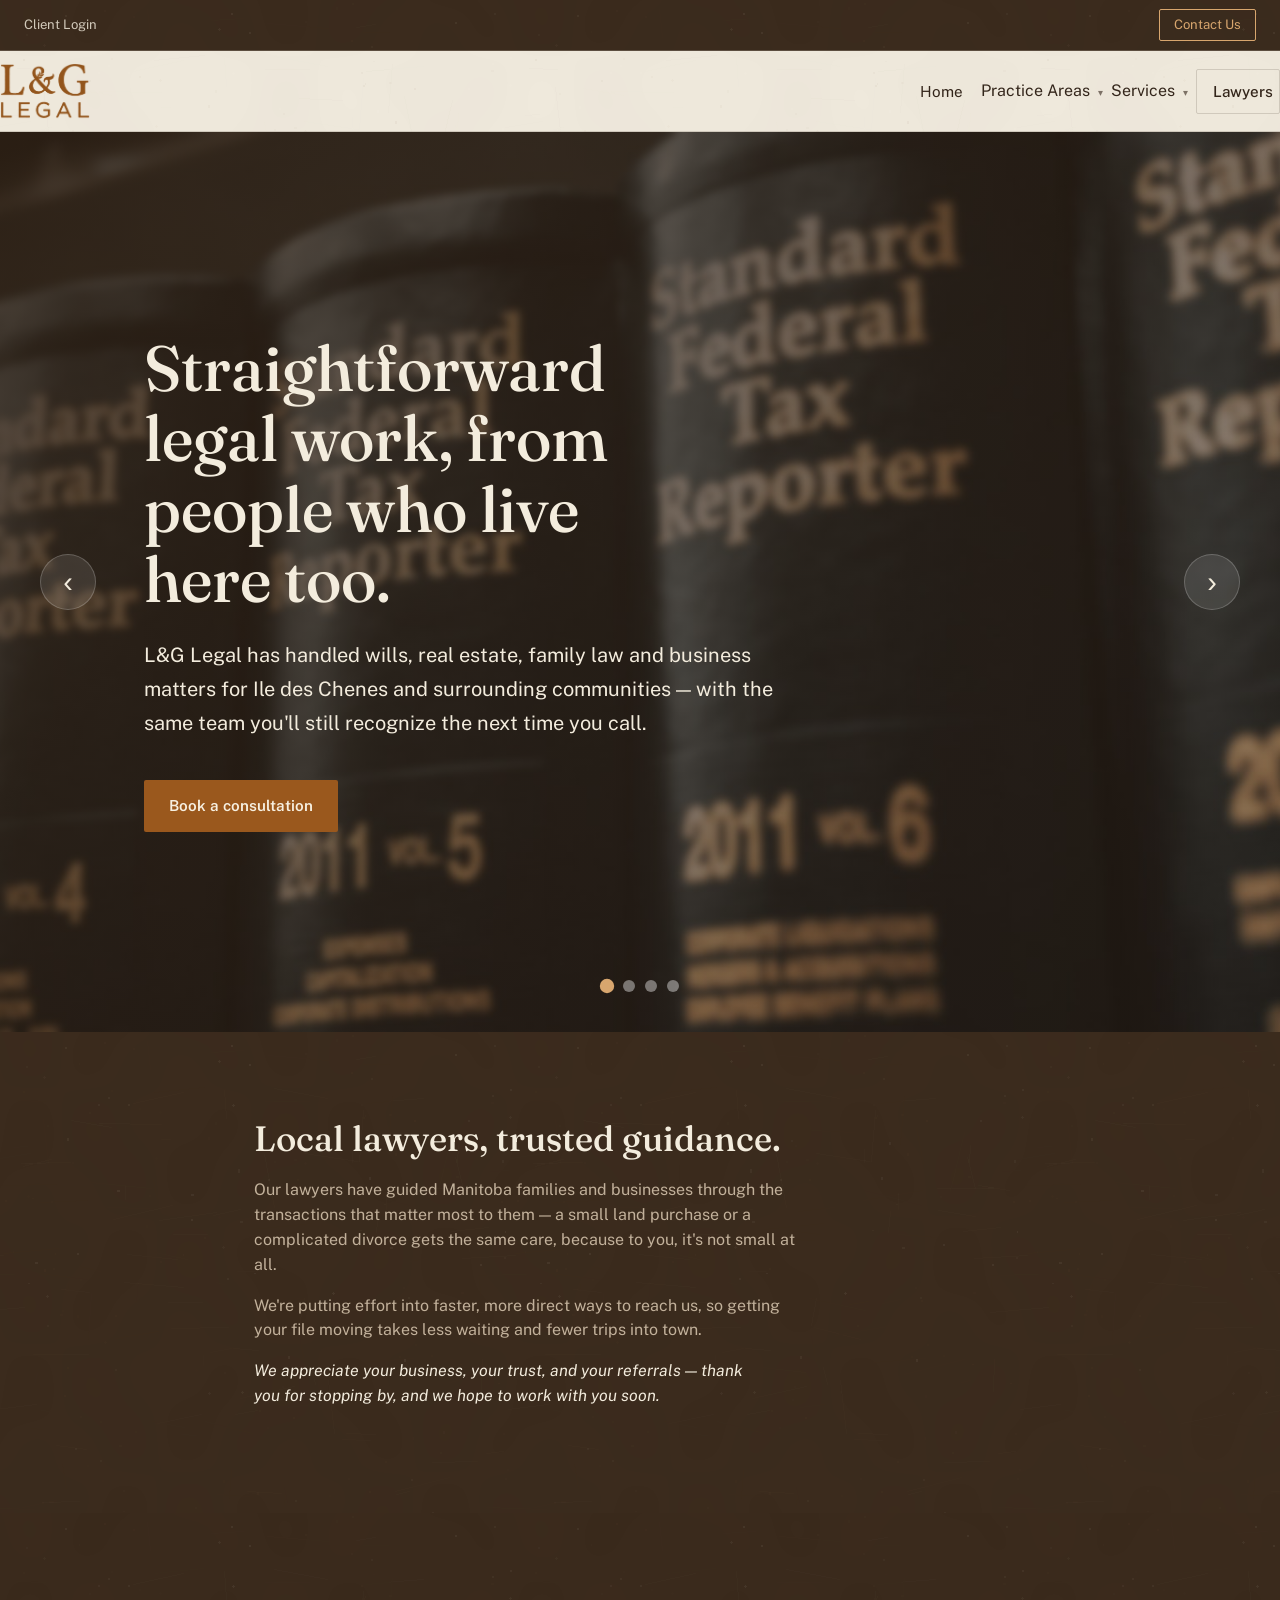
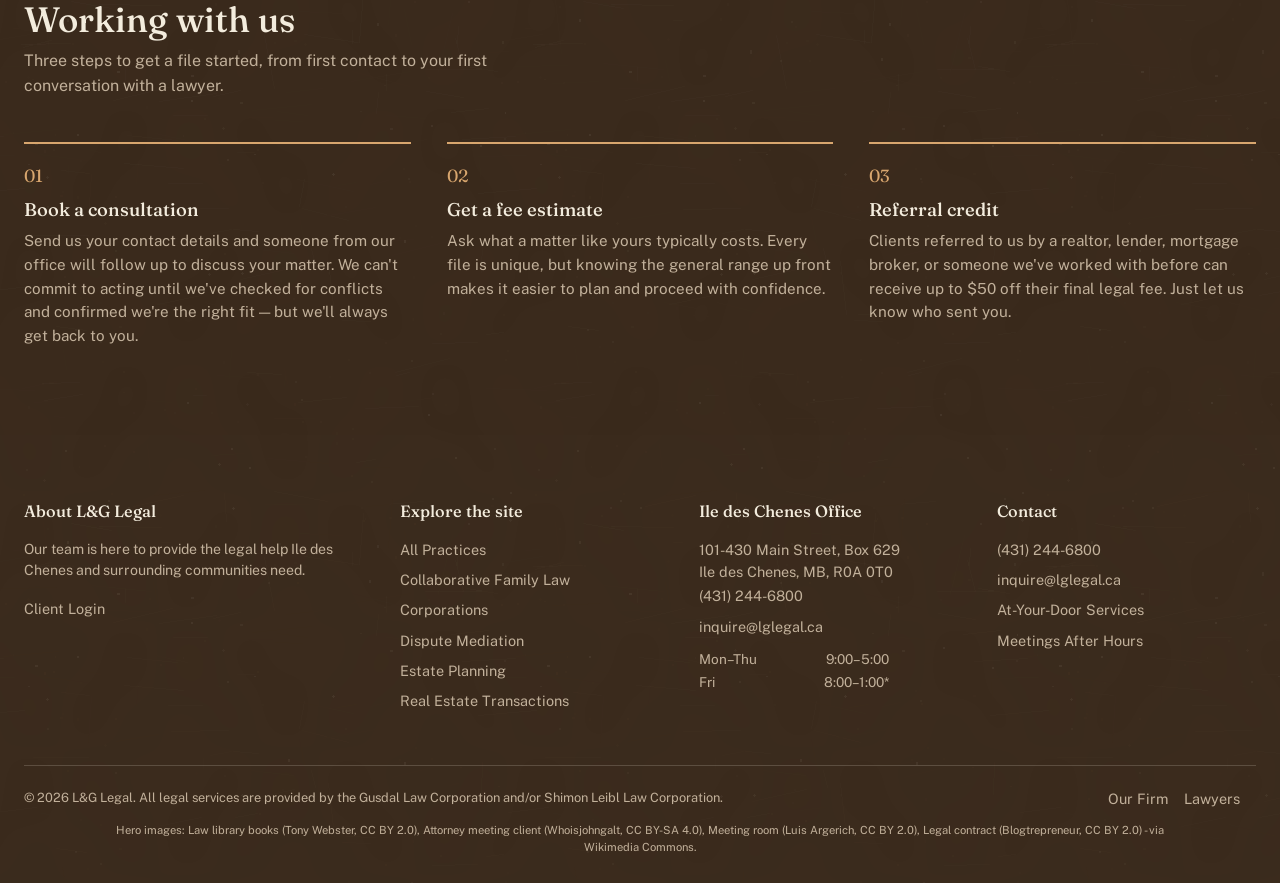
<file: index.html>
<!DOCTYPE html>
<html lang="en">
<head>
<meta charset="UTF-8">
<meta name="viewport" content="width=device-width, initial-scale=1, viewport-fit=cover">
<meta name="theme-color" content="#3a2a1c">
<meta name="apple-mobile-web-app-capable" content="yes">
<meta name="apple-mobile-web-app-status-bar-style" content="black-translucent">
<meta name="apple-mobile-web-app-title" content="L&G Legal">
<meta name="mobile-web-app-capable" content="yes">
<link rel="manifest" href="manifest.json">
<link rel="apple-touch-icon" href="images/icon-192.png">
<link rel="icon" type="image/png" sizes="192x192" href="images/icon-192.png">
<title>L&G Legal — Ile des Chenes, Manitoba</title>
<link rel="preconnect" href="https://fonts.googleapis.com">
<link rel="preconnect" href="https://fonts.gstatic.com" crossorigin>
<link href="https://fonts.googleapis.com/css2?family=Fraunces:ital,opsz,wght@0,9..144,400;0,9..144,500;0,9..144,600;1,9..144,500&family=Playfair+Display:ital,wght@0,400;0,500;0,600;0,700;1,400;1,500;1,600;1,700&family=Public+Sans:wght@400;500;600;700&display=swap" rel="stylesheet">
<link rel="stylesheet" href="css/styles.css">
</head>
<body>

<header class="site">
  <div class="topbar">
    <div class="wrap">
      <div class="topbar-left">
        <a href="https://client.cosmolex.com" target="_blank" rel="noopener">Client Login</a>
      </div>
      <div class="topbar-right">
        <a class="btn-contact-sm" href="contact.html">Contact Us</a>
      </div>
    </div>
  </div>
  <div class="wrap navbar">
    <a class="logo" href="index.html"><img src="images/logo.png" alt="L&G Legal"></a>
    <button class="menu-toggle" id="menuToggle" aria-expanded="false" aria-controls="mainNav">Menu</button>
    <nav class="main" id="mainNav">
      <a href="index.html">Home</a>
      <div class="has-drop" id="paDrop">
        <a href="practice-areas.html">Practice Areas <span class="caret">▾</span></a>
        <div class="dropdown">
          <a href="estate-planning.html">Estate Planning</a>
          <a href="dispute-mediation.html">Dispute Mediation</a>
          <a href="collaborative-family-law.html">Collaborative Family Law</a>
          <a href="corporations.html">Corporations</a>
          <a href="real-estate-transactions.html">Real Estate Transactions</a>
        </div>
      </div>
      <div class="has-drop" id="servicesDrop">
        <a href="#">Services <span class="caret">▾</span></a>
        <div class="dropdown">
          <a href="at-your-door.html">At-Your-Door Services</a>
          <a href="after-hours.html">Meetings After Hours</a>
        </div>
      </div>
      <div class="has-drop" id="firmDrop">
        <a href="lawyers.html" class="nav-btn">Lawyers</a>
      </div>
    </nav>
  </div>
</header>

<main>
  <section class="hero" id="home">
    <div class="hero-slider">
      <div class="slides" id="heroSlides">
        <div class="slide active" data-slide="0">
          <div class="slide-bg">
            <img src="images/hero-1.jpg" srcset="images/hero-1-960.jpg 960w, images/hero-1.jpg 1920w" sizes="100vw" alt="Law library books" fetchpriority="high" decoding="async">
          </div>
          <div class="slide-content">
            <h1>Straightforward legal work, from people who live here too.</h1>
            <p>L&G Legal has handled wills, real estate, family law and business matters for Ile des Chenes and surrounding communities — with the same team you'll still recognize the next time you call.</p>
            <a class="btn btn-primary" href="contact.html">Book a consultation</a>
          </div>
        </div>
        <div class="slide" data-slide="1">
          <div class="slide-bg">
            <img src="images/hero-2.jpg" alt="Attorney meeting with client" decoding="async">
          </div>
          <div class="slide-content">
            <h1>At-Your-Door Services</h1>
            <p>We come to you. Whether you're at home, in hospital, or at a care facility — our lawyers meet you where you're most comfortable. No travel, no hassle, same trusted legal guidance.</p>
            <a class="btn btn-primary" href="at-your-door.html">Learn more</a>
          </div>
        </div>
        <div class="slide" data-slide="2">
          <div class="slide-bg">
            <img src="images/hero-3.jpg" srcset="images/hero-3-960.jpg 960w, images/hero-3.jpg 1920w" sizes="100vw" alt="Professional meeting room" decoding="async">
          </div>
          <div class="slide-content">
            <h1>Meetings After Hours</h1>
            <p>Can't make it during business hours? We offer evening and weekend appointments by request. Your legal matters don't wait for 9-to-5, and neither do we.</p>
            <a class="btn btn-primary" href="after-hours.html">Learn more</a>
          </div>
        </div>
        <div class="slide" data-slide="3">
          <div class="slide-bg">
            <img src="images/hero-4.jpg" srcset="images/hero-4-960.jpg 960w, images/hero-4.jpg 1920w" sizes="100vw" alt="Legal contract signing" decoding="async">
          </div>
          <div class="slide-content">
            <h1>Real Estate Transactions</h1>
            <p>Purchases, sales and closings for buyers, sellers, realtors, lenders and brokers. We make the process smooth from offer to keys in hand.</p>
            <a class="btn btn-primary" href="practice-areas.html#real-estate-transactions">Start your transaction</a>
          </div>
        </div>
      </div>
      <button class="slider-nav prev" id="prevSlide" aria-label="Previous slide">‹</button>
      <button class="slider-nav next" id="nextSlide" aria-label="Next slide">›</button>
      <div class="slider-dots" id="sliderDots"></div>
    </div>
  </section>

  <section class="about" id="about">
    <div class="wrap">
      <div>
        <h2>Local lawyers, trusted guidance.</h2>
        <p>Our lawyers have guided Manitoba families and businesses through the transactions that matter most to them — a small land purchase or a complicated divorce gets the same care, because to you, it's not small at all.</p>
        <p>We're putting effort into faster, more direct ways to reach us, so getting your file moving takes less waiting and fewer trips into town.</p>
        <p>We appreciate your business, your trust, and your referrals — thank you for stopping by, and we hope to work with you soon.</p>
      </div>
    </div>
  </section>

  <section class="process" id="process">
    <div class="wrap">
      <div class="section-head">
        <h2>Working with us</h2>
        <p>Three steps to get a file started, from first contact to your first conversation with a lawyer.</p>
      </div>
      <div class="steps">
        <div class="step">
          <span class="n">01</span>
          <h3>Book a consultation</h3>
          <p>Send us your contact details and someone from our office will follow up to discuss your matter. We can't commit to acting until we've checked for conflicts and confirmed we're the right fit — but we'll always get back to you.</p>
        </div>
        <div class="step">
          <span class="n">02</span>
          <h3>Get a fee estimate</h3>
          <p>Ask what a matter like yours typically costs. Every file is unique, but knowing the general range up front makes it easier to plan and proceed with confidence.</p>
        </div>
        <div class="step">
          <span class="n">03</span>
          <h3>Referral credit</h3>
          <p>Clients referred to us by a realtor, lender, mortgage broker, or someone we've worked with before can receive up to $50 off their final legal fee. Just let us know who sent you.</p>
        </div>
      </div>
    </div>
  </section>
</main>

<footer>
  <div class="wrap">
    <div class="footer-grid">
      <div>
        <h5>About L&G Legal</h5>
        <p>Our team is here to provide the legal help Ile des Chenes and surrounding communities need.</p>
        <a href="https://client.cosmolex.com" target="_blank" rel="noopener">Client Login</a>
      </div>
      <div>
        <h5>Explore the site</h5>
        <a href="practice-areas.html">All Practices</a>
        <a href="practice-areas.html#collaborative-family-law">Collaborative Family Law</a>
        <a href="practice-areas.html#corporations">Corporations</a>
        <a href="practice-areas.html#dispute-mediation">Dispute Mediation</a>
        <a href="practice-areas.html#estate-planning">Estate Planning</a>
        <a href="practice-areas.html#real-estate-transactions">Real Estate Transactions</a>
      </div>
      <div>
        <h5>Ile des Chenes Office</h5>
        <a href="contact.html#ile-des-chenes" style="margin-bottom:2px;">101-430 Main Street, Box 629<br>Ile des Chenes, MB, R0A 0T0</a>
        <a href="tel:+14312446800">(431) 244-6800</a>
        <a href="mailto:inquire@lglegal.ca">inquire@lglegal.ca</a>
        <div class="foot-hours">
          <div><span>Mon–Thu</span><span>9:00–5:00</span></div>
          <div><span>Fri</span><span>8:00–1:00*</span></div>
        </div>
      </div>
      <div>
        <h5>Contact</h5>
        <a href="tel:+14312446800">(431) 244-6800</a>
        <a href="mailto:inquire@lglegal.ca">inquire@lglegal.ca</a>
        <a href="at-your-door.html">At-Your-Door Services</a>
        <a href="after-hours.html">Meetings After Hours</a>
      </div>
    </div>
    <div class="bottom-bar">
      <span id="copyLine">© 2026 L&G Legal. All legal services are provided by the Gusdal Law Corporation and/or Shimon Leibl Law Corporation.</span>
      <span><a href="lawyers.html" style="display:inline;">Our Firm</a><a href="lawyers.html" style="display:inline;">Lawyers</a></span>
    </div>
    <div class="image-credits" style="text-align:center; font-size:.7rem; color:var(--text-muted-alt); padding-top:12px; max-width:1120px; margin:0 auto; padding-left:24px; padding-right:24px; line-height:1.5;">
      Hero images: Law library books (Tony Webster, CC BY 2.0), Attorney meeting client (Whoisjohngalt, CC BY-SA 4.0), Meeting room (Luis Argerich, CC BY 2.0), Legal contract (Blogtrepreneur, CC BY 2.0) - via Wikimedia Commons.
    </div>
  </div>
</footer>

<script src="js/main.js"></script>
</body>
</html>
</file>
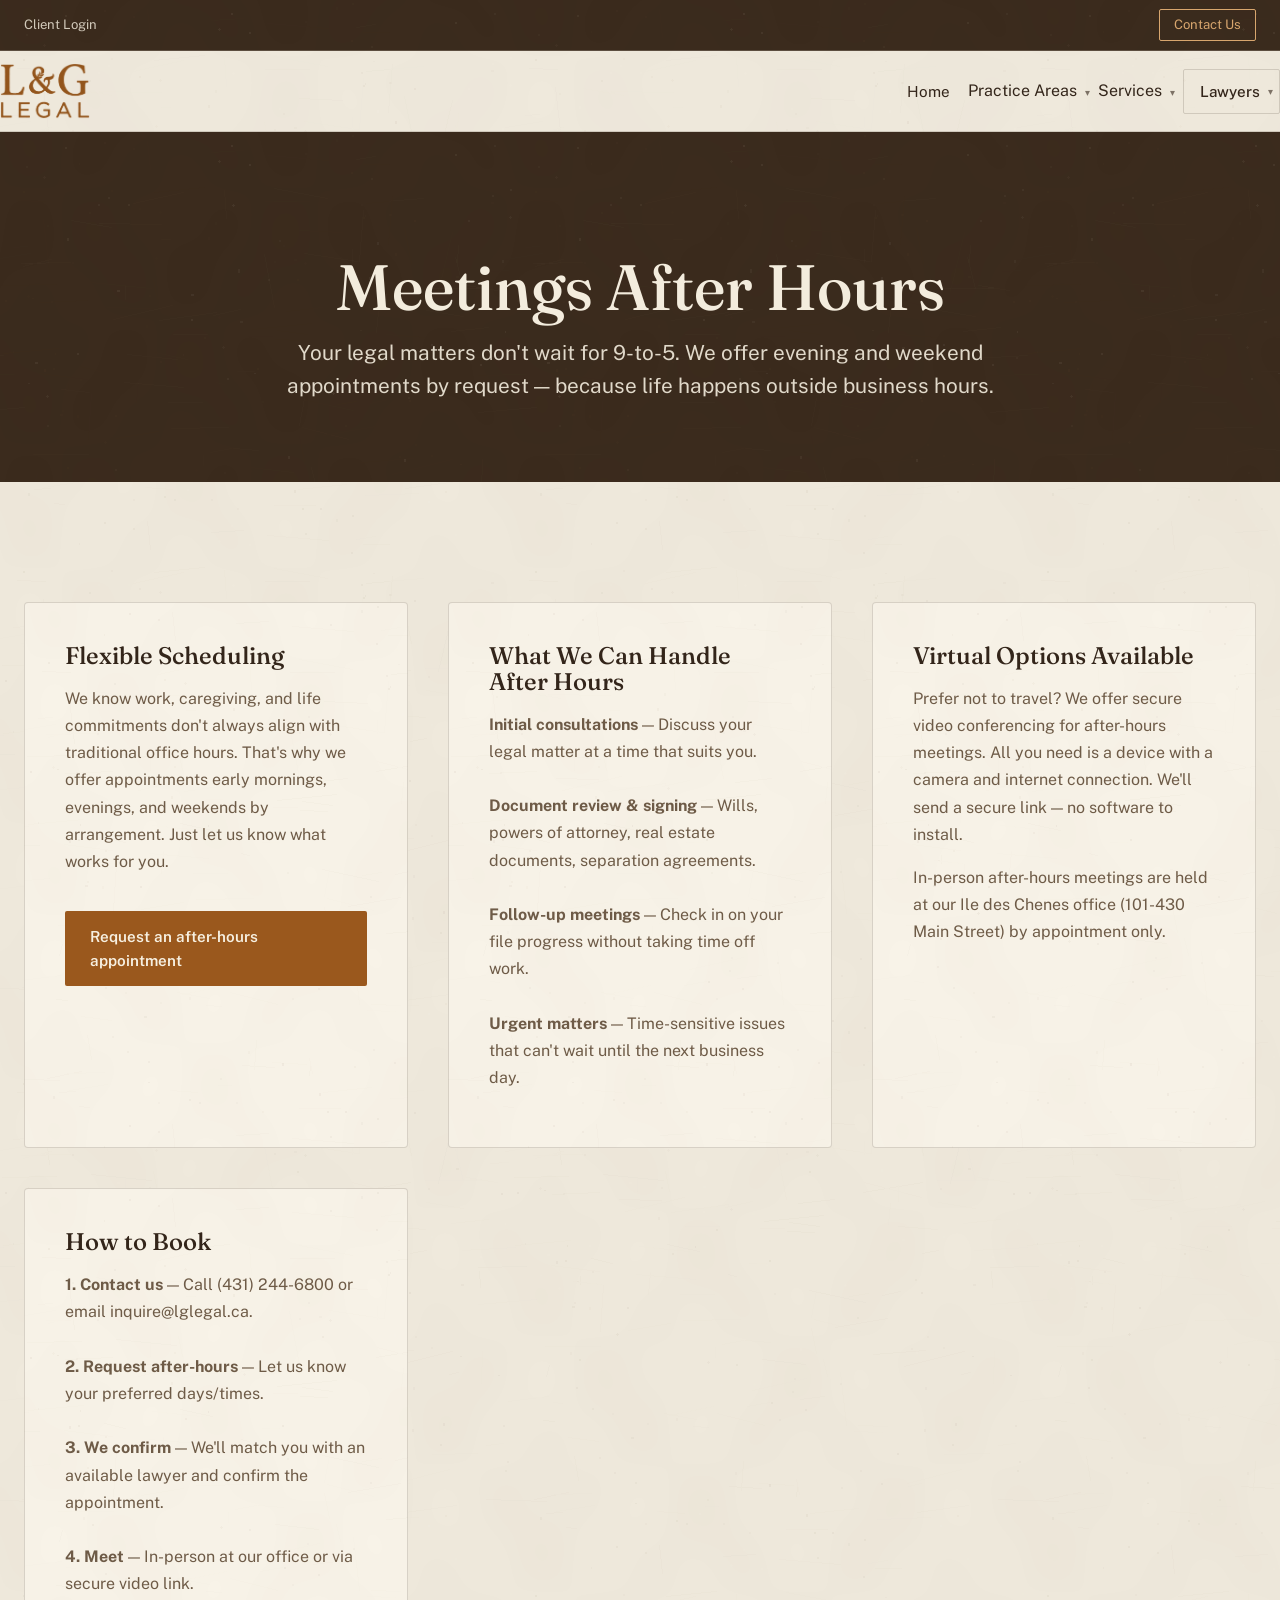
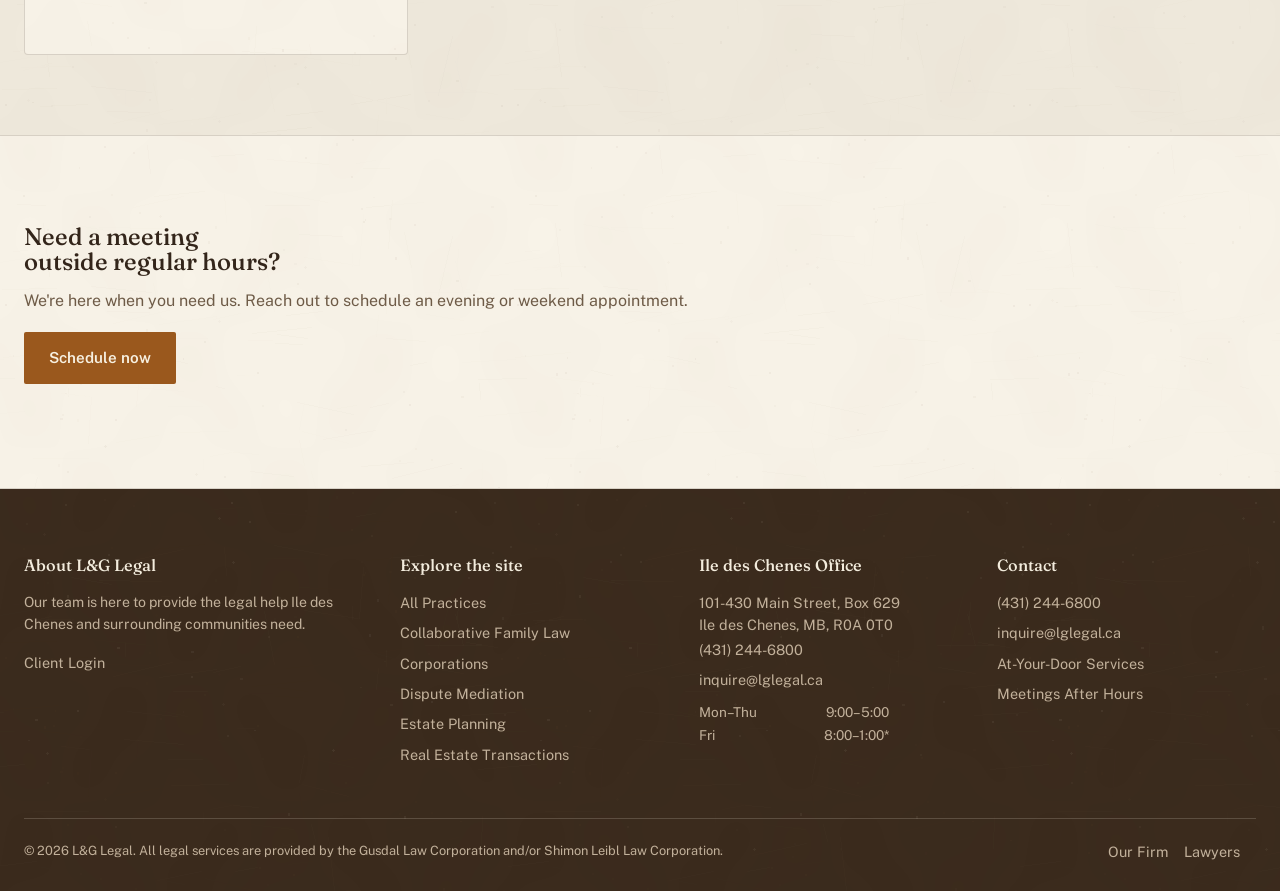
<file: after-hours.html>
<!DOCTYPE html>
<html lang="en">
<head>
<meta charset="UTF-8">
<meta name="viewport" content="width=device-width, initial-scale=1, viewport-fit=cover">
<meta name="theme-color" content="#3a2a1c">
<meta name="apple-mobile-web-app-capable" content="yes">
<meta name="apple-mobile-web-app-status-bar-style" content="black-translucent">
<meta name="apple-mobile-web-app-title" content="L&G Legal">
<meta name="mobile-web-app-capable" content="yes">
<link rel="manifest" href="manifest.json">
<link rel="apple-touch-icon" href="images/icon-192.png">
<link rel="icon" type="image/png" sizes="192x192" href="images/icon-192.png">
<title>Meetings After Hours — L&G Legal</title>
<link rel="preconnect" href="https://fonts.googleapis.com">
<link rel="preconnect" href="https://fonts.gstatic.com" crossorigin>
<link href="https://fonts.googleapis.com/css2?family=Fraunces:ital,opsz,wght@0,9..144,400;0,9..144,500;0,9..144,600;1,9..144,500&family=Playfair+Display:ital,wght@0,400;0,500;0,600;0,700;1,400;1,500;1,600;1,700&family=Public+Sans:wght@400;500;600;700&display=swap" rel="stylesheet">
<link rel="stylesheet" href="css/styles.css">
</head>
<body>

<header class="site">
  <div class="topbar">
    <div class="wrap">
      <div class="topbar-left">
        <a href="https://client.cosmolex.com" target="_blank" rel="noopener">Client Login</a>
      </div>
      <div class="topbar-right">
        <a class="btn-contact-sm" href="contact.html">Contact Us</a>
      </div>
    </div>
  </div>
  <div class="wrap navbar">
    <a class="logo" href="index.html"><img src="images/logo.png" alt="L&G Legal"></a>
    <button class="menu-toggle" id="menuToggle" aria-expanded="false" aria-controls="mainNav">Menu</button>
    <nav class="main" id="mainNav">
      <a href="index.html">Home</a>
      <div class="has-drop" id="paDrop">
        <a href="practice-areas.html">Practice Areas <span class="caret">▾</span></a>
        <div class="dropdown">
          <a href="estate-planning.html">Estate Planning</a>
          <a href="dispute-mediation.html">Dispute Mediation</a>
          <a href="collaborative-family-law.html">Collaborative Family Law</a>
          <a href="corporations.html">Corporations</a>
          <a href="real-estate-transactions.html">Real Estate Transactions</a>
        </div>
      </div>
      <div class="has-drop" id="servicesDrop">
        <a href="#">Services <span class="caret">▾</span></a>
        <div class="dropdown">
          <a href="at-your-door.html">At-Your-Door Services</a>
          <a href="after-hours.html">Meetings After Hours</a>
        </div>
      </div>
      <div class="has-drop" id="firmDrop">
        <a href="lawyers.html" class="nav-btn">Lawyers <span class="caret">▾</span></a>
        <div class="dropdown">
          <a href="lawyers.html">Lawyers</a>
        </div>
      </div>
    </nav>
  </div>
</header>

<main>
  <section class="services-hero">
    <div class="wrap">
      <h1>Meetings After Hours</h1>
      <p>Your legal matters don't wait for 9-to-5. We offer evening and weekend appointments by request — because life happens outside business hours.</p>
    </div>
  </section>

  <section class="services-content">
    <div class="wrap">
      <div class="services-grid">
        <div class="service-card">
          <h3>Flexible Scheduling</h3>
          <p>We know work, caregiving, and life commitments don't always align with traditional office hours. That's why we offer appointments early mornings, evenings, and weekends by arrangement. Just let us know what works for you.</p>
          <a class="btn btn-primary" href="contact.html">Request an after-hours appointment</a>
        </div>
        <div class="service-card">
          <h3>What We Can Handle After Hours</h3>
          <p><strong>Initial consultations</strong> — Discuss your legal matter at a time that suits you.<br><br>
          <strong>Document review & signing</strong> — Wills, powers of attorney, real estate documents, separation agreements.<br><br>
          <strong>Follow-up meetings</strong> — Check in on your file progress without taking time off work.<br><br>
          <strong>Urgent matters</strong> — Time-sensitive issues that can't wait until the next business day.</p>
        </div>
        <div class="service-card">
          <h3>Virtual Options Available</h3>
          <p>Prefer not to travel? We offer secure video conferencing for after-hours meetings. All you need is a device with a camera and internet connection. We'll send a secure link — no software to install.</p>
          <p style="margin-top:1rem;">In-person after-hours meetings are held at our Ile des Chenes office (101-430 Main Street) by appointment only.</p>
        </div>
        <div class="service-card">
          <h3>How to Book</h3>
          <p><strong>1. Contact us</strong> — Call (431) 244-6800 or email inquire@lglegal.ca.<br><br>
          <strong>2. Request after-hours</strong> — Let us know your preferred days/times.<br><br>
          <strong>3. We confirm</strong> — We'll match you with an available lawyer and confirm the appointment.<br><br>
          <strong>4. Meet</strong> — In-person at our office or via secure video link.</p>
        </div>
      </div>
    </div>
  </section>

  <section class="re-callout">
    <div class="wrap">
      <div class="re-intro">
        <h2>Need a meeting outside regular hours?</h2>
        <p>We're here when you need us. Reach out to schedule an evening or weekend appointment.</p>
        <p style="margin-top:18px;"><a class="btn btn-primary" href="contact.html">Schedule now</a></p>
      </div>
    </div>
  </section>
</main>

<footer>
  <div class="wrap">
    <div class="footer-grid">
      <div>
        <h5>About L&G Legal</h5>
        <p>Our team is here to provide the legal help Ile des Chenes and surrounding communities need.</p>
        <a href="https://client.cosmolex.com" target="_blank" rel="noopener">Client Login</a>
      </div>
      <div>
        <h5>Explore the site</h5>
        <a href="practice-areas.html">All Practices</a>
        <a href="practice-areas.html#collaborative-family-law">Collaborative Family Law</a>
        <a href="practice-areas.html#corporations">Corporations</a>
        <a href="practice-areas.html#dispute-mediation">Dispute Mediation</a>
        <a href="practice-areas.html#estate-planning">Estate Planning</a>
        <a href="practice-areas.html#real-estate-transactions">Real Estate Transactions</a>
      </div>
      <div>
        <h5>Ile des Chenes Office</h5>
        <a href="contact.html#ile-des-chenes" style="margin-bottom:2px;">101-430 Main Street, Box 629<br>Ile des Chenes, MB, R0A 0T0</a>
        <a href="tel:+14312446800">(431) 244-6800</a>
        <a href="mailto:inquire@lglegal.ca">inquire@lglegal.ca</a>
        <div class="foot-hours">
          <div><span>Mon–Thu</span><span>9:00–5:00</span></div>
          <div><span>Fri</span><span>8:00–1:00*</span></div>
        </div>
      </div>
      <div>
        <h5>Contact</h5>
        <a href="tel:+14312446800">(431) 244-6800</a>
        <a href="mailto:inquire@lglegal.ca">inquire@lglegal.ca</a>
        <a href="at-your-door.html">At-Your-Door Services</a>
        <a href="after-hours.html">Meetings After Hours</a>
      </div>
    </div>
    <div class="bottom-bar">
      <span id="copyLine">© 2026 L&G Legal. All legal services are provided by the Gusdal Law Corporation and/or Shimon Leibl Law Corporation.</span>
      <span><a href="lawyers.html" style="display:inline;">Our Firm</a><a href="lawyers.html" style="display:inline;">Lawyers</a></span>
    </div>
</div>
</footer>

<script src="js/main.js"></script>
</body>
</html>
</file>
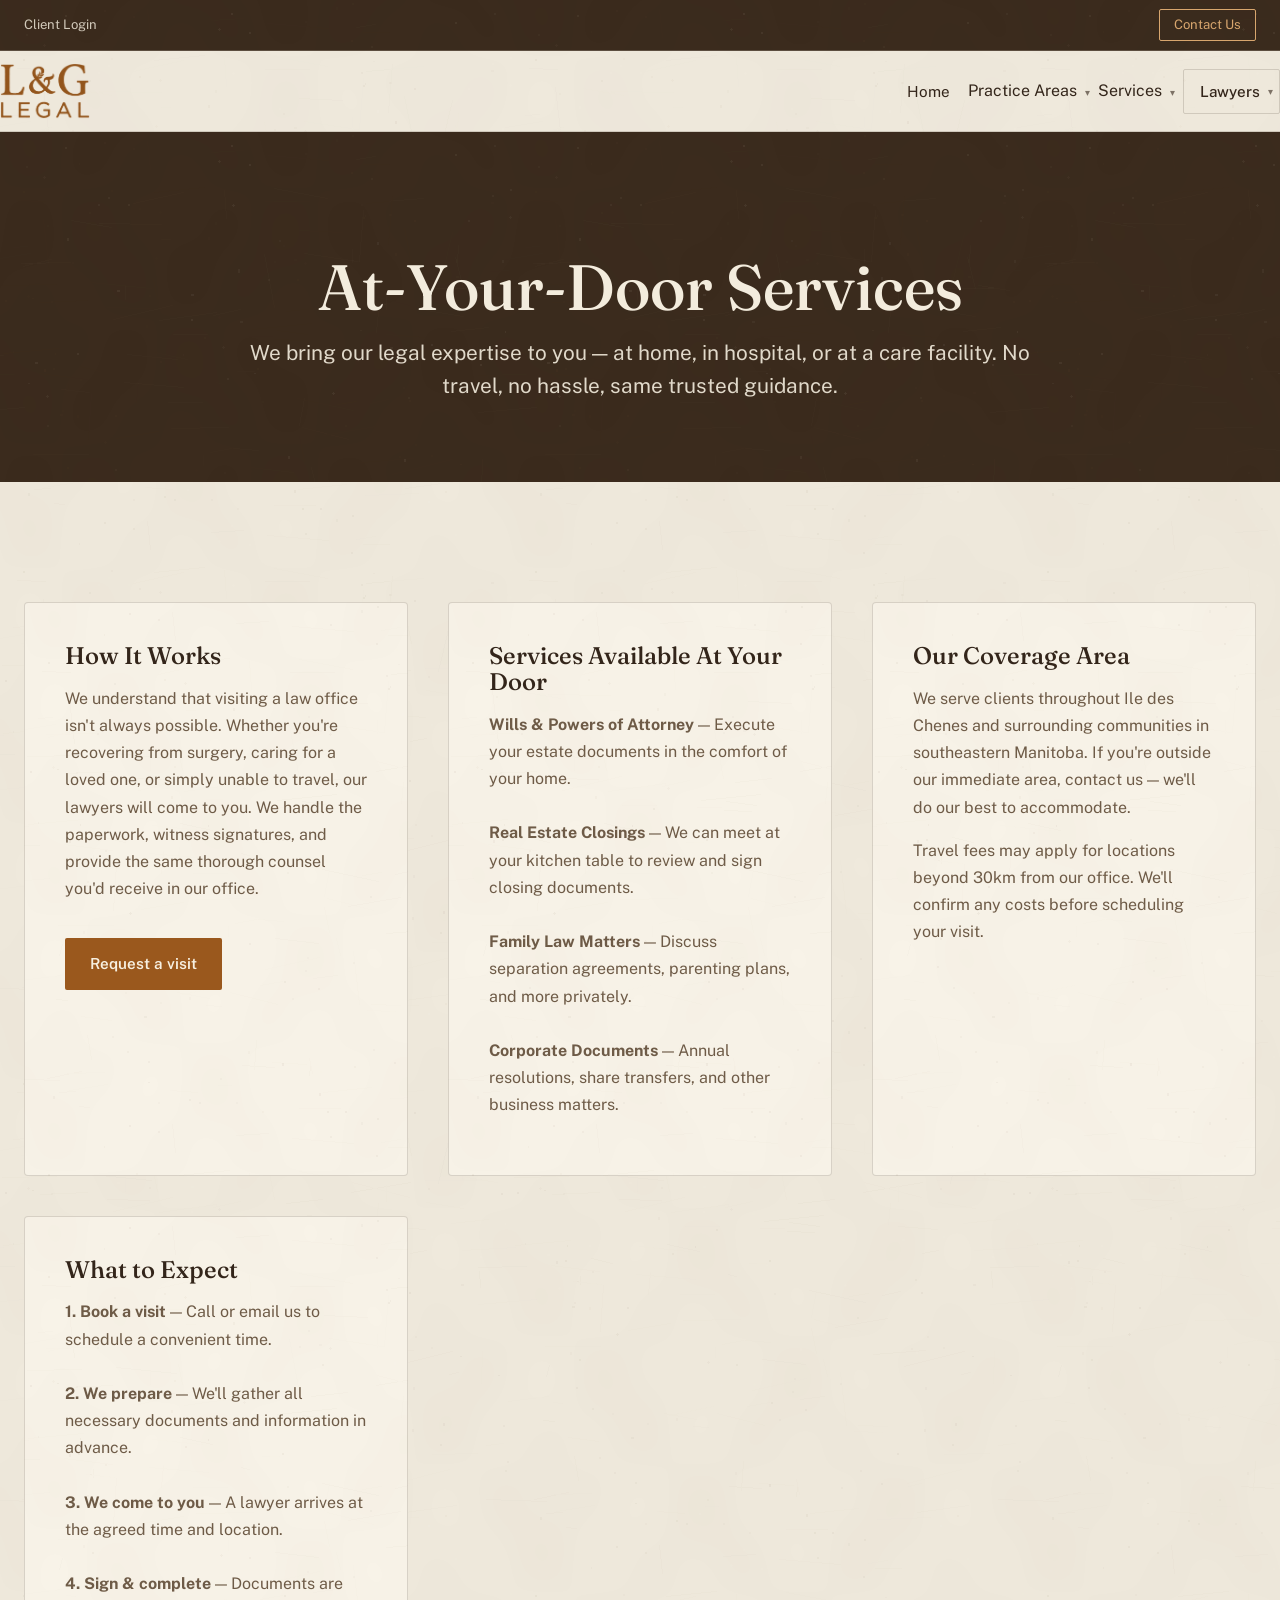
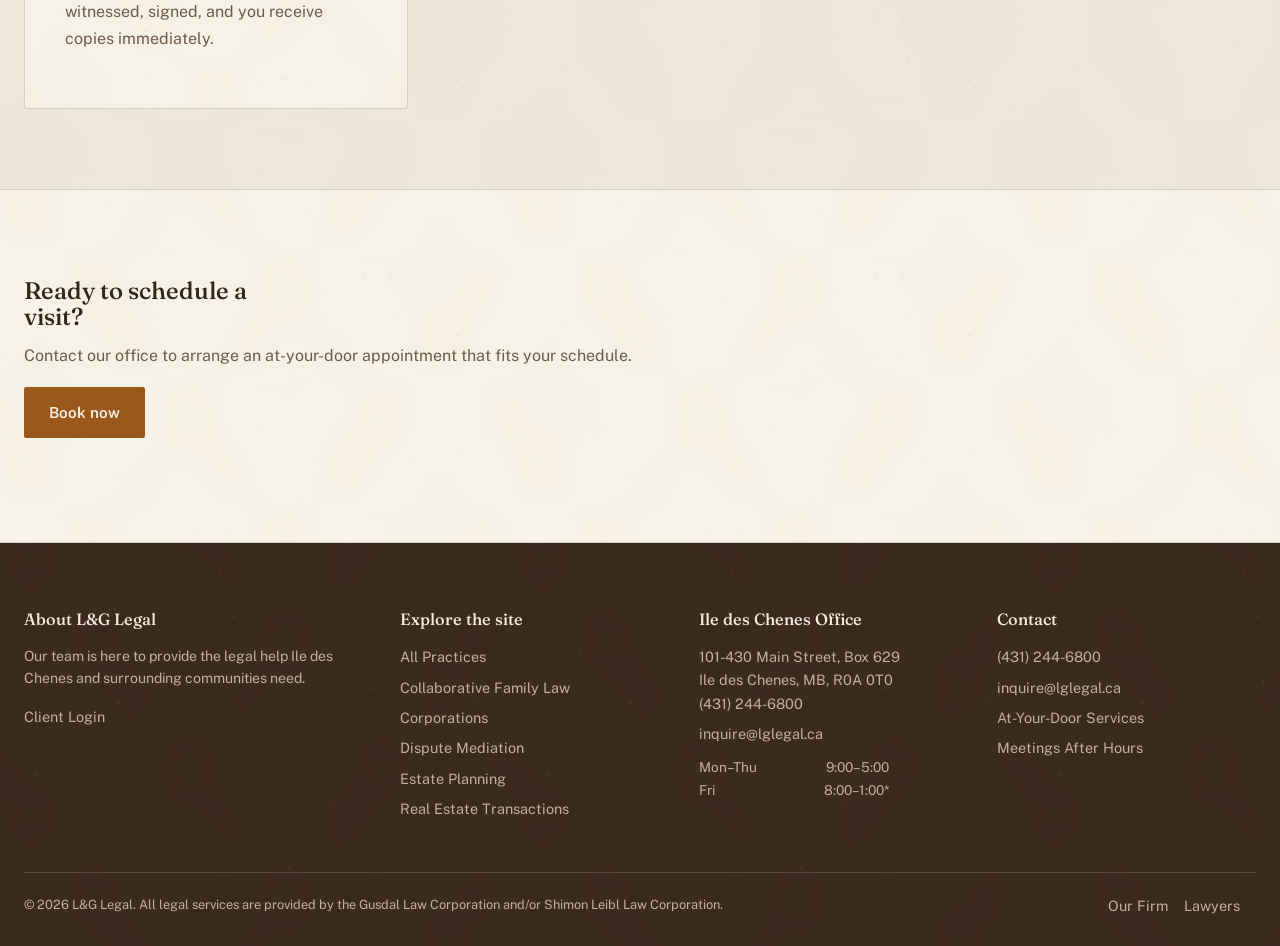
<file: at-your-door.html>
<!DOCTYPE html>
<html lang="en">
<head>
<meta charset="UTF-8">
<meta name="viewport" content="width=device-width, initial-scale=1, viewport-fit=cover">
<meta name="theme-color" content="#3a2a1c">
<meta name="apple-mobile-web-app-capable" content="yes">
<meta name="apple-mobile-web-app-status-bar-style" content="black-translucent">
<meta name="apple-mobile-web-app-title" content="L&G Legal">
<meta name="mobile-web-app-capable" content="yes">
<link rel="manifest" href="manifest.json">
<link rel="apple-touch-icon" href="images/icon-192.png">
<link rel="icon" type="image/png" sizes="192x192" href="images/icon-192.png">
<title>At-Your-Door Services — L&G Legal</title>
<link rel="preconnect" href="https://fonts.googleapis.com">
<link rel="preconnect" href="https://fonts.gstatic.com" crossorigin>
<link href="https://fonts.googleapis.com/css2?family=Fraunces:ital,opsz,wght@0,9..144,400;0,9..144,500;0,9..144,600;1,9..144,500&family=Playfair+Display:ital,wght@0,400;0,500;0,600;0,700;1,400;1,500;1,600;1,700&family=Public+Sans:wght@400;500;600;700&display=swap" rel="stylesheet">
<link rel="stylesheet" href="css/styles.css">
</head>
<body>

<header class="site">
  <div class="topbar">
    <div class="wrap">
      <div class="topbar-left">
        <a href="https://client.cosmolex.com" target="_blank" rel="noopener">Client Login</a>
      </div>
      <div class="topbar-right">
        <a class="btn-contact-sm" href="contact.html">Contact Us</a>
      </div>
    </div>
  </div>
  <div class="wrap navbar">
    <a class="logo" href="index.html"><img src="images/logo.png" alt="L&G Legal"></a>
    <button class="menu-toggle" id="menuToggle" aria-expanded="false" aria-controls="mainNav">Menu</button>
    <nav class="main" id="mainNav">
      <a href="index.html">Home</a>
      <div class="has-drop" id="paDrop">
        <a href="practice-areas.html">Practice Areas <span class="caret">▾</span></a>
        <div class="dropdown">
          <a href="estate-planning.html">Estate Planning</a>
          <a href="dispute-mediation.html">Dispute Mediation</a>
          <a href="collaborative-family-law.html">Collaborative Family Law</a>
          <a href="corporations.html">Corporations</a>
          <a href="real-estate-transactions.html">Real Estate Transactions</a>
        </div>
      </div>
      <div class="has-drop" id="servicesDrop">
        <a href="#">Services <span class="caret">▾</span></a>
        <div class="dropdown">
          <a href="at-your-door.html">At-Your-Door Services</a>
          <a href="after-hours.html">Meetings After Hours</a>
        </div>
      </div>
      <div class="has-drop" id="firmDrop">
        <a href="lawyers.html" class="nav-btn">Lawyers <span class="caret">▾</span></a>
        <div class="dropdown">
          <a href="lawyers.html">Lawyers</a>
        </div>
      </div>
    </nav>
  </div>
</header>

<main>
  <section class="services-hero">
    <div class="wrap">
      <h1>At-Your-Door Services</h1>
      <p>We bring our legal expertise to you — at home, in hospital, or at a care facility. No travel, no hassle, same trusted guidance.</p>
    </div>
  </section>

  <section class="services-content">
    <div class="wrap">
      <div class="services-grid">
        <div class="service-card">
          <h3>How It Works</h3>
          <p>We understand that visiting a law office isn't always possible. Whether you're recovering from surgery, caring for a loved one, or simply unable to travel, our lawyers will come to you. We handle the paperwork, witness signatures, and provide the same thorough counsel you'd receive in our office.</p>
          <a class="btn btn-primary" href="contact.html">Request a visit</a>
        </div>
        <div class="service-card">
          <h3>Services Available At Your Door</h3>
          <p><strong>Wills & Powers of Attorney</strong> — Execute your estate documents in the comfort of your home.<br><br>
          <strong>Real Estate Closings</strong> — We can meet at your kitchen table to review and sign closing documents.<br><br>
          <strong>Family Law Matters</strong> — Discuss separation agreements, parenting plans, and more privately.<br><br>
          <strong>Corporate Documents</strong> — Annual resolutions, share transfers, and other business matters.</p>
        </div>
        <div class="service-card">
          <h3>Our Coverage Area</h3>
          <p>We serve clients throughout Ile des Chenes and surrounding communities in southeastern Manitoba. If you're outside our immediate area, contact us — we'll do our best to accommodate.</p>
          <p style="margin-top:1rem;">Travel fees may apply for locations beyond 30km from our office. We'll confirm any costs before scheduling your visit.</p>
        </div>
        <div class="service-card">
          <h3>What to Expect</h3>
          <p><strong>1. Book a visit</strong> — Call or email us to schedule a convenient time.<br><br>
          <strong>2. We prepare</strong> — We'll gather all necessary documents and information in advance.<br><br>
          <strong>3. We come to you</strong> — A lawyer arrives at the agreed time and location.<br><br>
          <strong>4. Sign & complete</strong> — Documents are witnessed, signed, and you receive copies immediately.</p>
        </div>
      </div>
    </div>
  </section>

  <section class="re-callout">
    <div class="wrap">
      <div class="re-intro">
        <h2>Ready to schedule a visit?</h2>
        <p>Contact our office to arrange an at-your-door appointment that fits your schedule.</p>
        <p style="margin-top:18px;"><a class="btn btn-primary" href="contact.html">Book now</a></p>
      </div>
    </div>
  </section>
</main>

<footer>
  <div class="wrap">
    <div class="footer-grid">
      <div>
        <h5>About L&G Legal</h5>
        <p>Our team is here to provide the legal help Ile des Chenes and surrounding communities need.</p>
        <a href="https://client.cosmolex.com" target="_blank" rel="noopener">Client Login</a>
      </div>
      <div>
        <h5>Explore the site</h5>
        <a href="practice-areas.html">All Practices</a>
        <a href="practice-areas.html#collaborative-family-law">Collaborative Family Law</a>
        <a href="practice-areas.html#corporations">Corporations</a>
        <a href="practice-areas.html#dispute-mediation">Dispute Mediation</a>
        <a href="practice-areas.html#estate-planning">Estate Planning</a>
        <a href="practice-areas.html#real-estate-transactions">Real Estate Transactions</a>
      </div>
      <div>
        <h5>Ile des Chenes Office</h5>
        <a href="contact.html#ile-des-chenes" style="margin-bottom:2px;">101-430 Main Street, Box 629<br>Ile des Chenes, MB, R0A 0T0</a>
        <a href="tel:+14312446800">(431) 244-6800</a>
        <a href="mailto:inquire@lglegal.ca">inquire@lglegal.ca</a>
        <div class="foot-hours">
          <div><span>Mon–Thu</span><span>9:00–5:00</span></div>
          <div><span>Fri</span><span>8:00–1:00*</span></div>
        </div>
      </div>
      <div>
        <h5>Contact</h5>
        <a href="tel:+14312446800">(431) 244-6800</a>
        <a href="mailto:inquire@lglegal.ca">inquire@lglegal.ca</a>
        <a href="at-your-door.html">At-Your-Door Services</a>
        <a href="after-hours.html">Meetings After Hours</a>
      </div>
    </div>
    <div class="bottom-bar">
      <span id="copyLine">© 2026 L&G Legal. All legal services are provided by the Gusdal Law Corporation and/or Shimon Leibl Law Corporation.</span>
      <span><a href="lawyers.html" style="display:inline;">Our Firm</a><a href="lawyers.html" style="display:inline;">Lawyers</a></span>
    </div>
</div>
</footer>

<script src="js/main.js"></script>
</body>
</html>
</file>
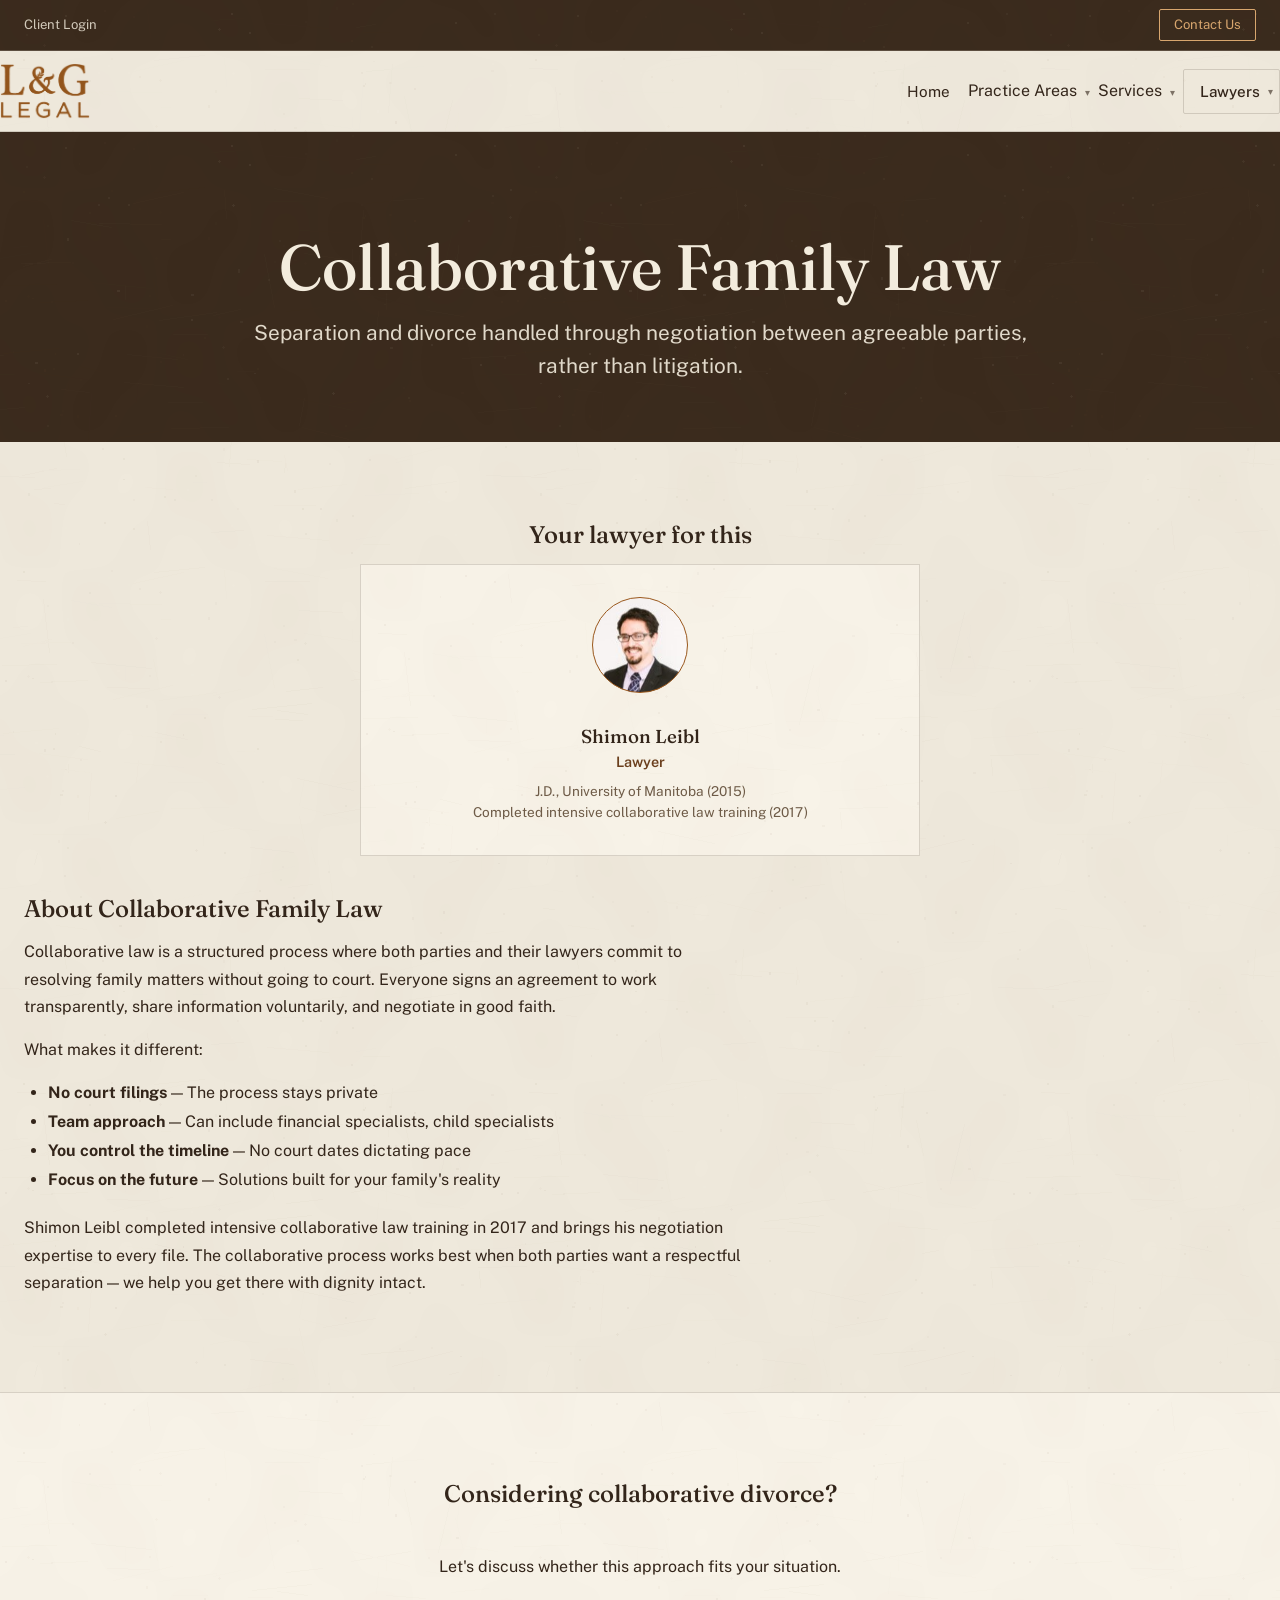
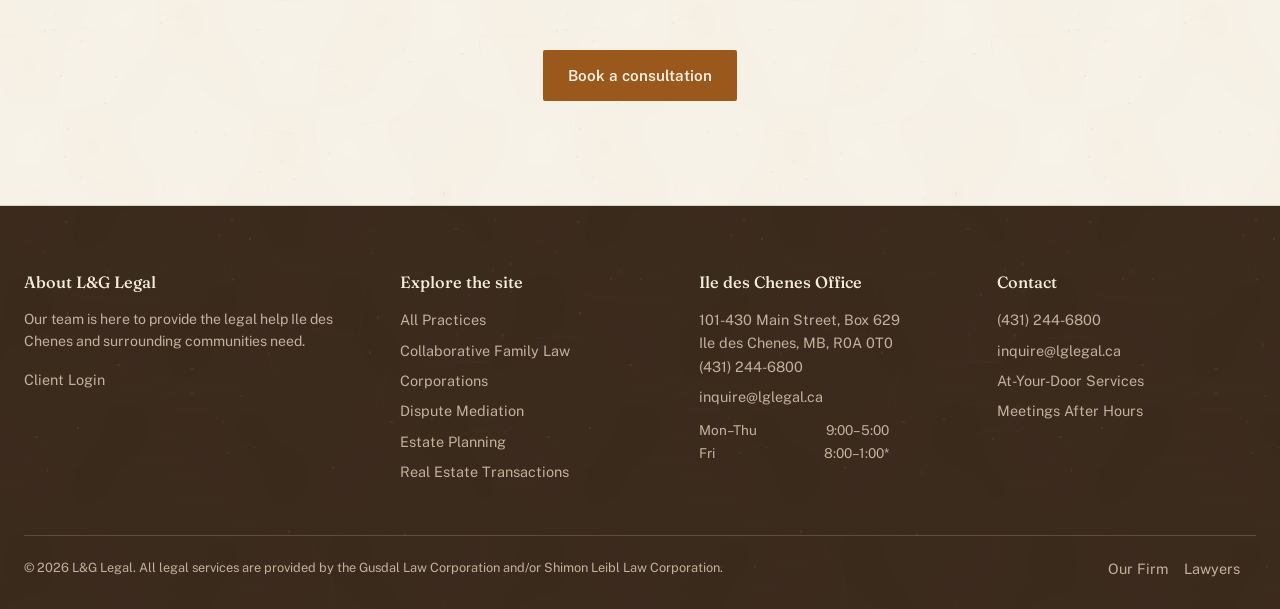
<file: collaborative-family-law.html>
<!DOCTYPE html>
<html lang="en">
<head>
<meta charset="UTF-8">
<meta name="viewport" content="width=device-width, initial-scale=1, viewport-fit=cover">
<meta name="theme-color" content="#3a2a1c">
<meta name="apple-mobile-web-app-capable" content="yes">
<meta name="apple-mobile-web-app-status-bar-style" content="black-translucent">
<meta name="apple-mobile-web-app-title" content="L&G Legal">
<meta name="mobile-web-app-capable" content="yes">
<link rel="manifest" href="manifest.json">
<link rel="apple-touch-icon" href="images/icon-192.png">
<link rel="icon" type="image/png" sizes="192x192" href="images/icon-192.png">
<title>Collaborative Family Law — L&G Legal</title>
<link rel="preconnect" href="https://fonts.googleapis.com">
<link rel="preconnect" href="https://fonts.gstatic.com" crossorigin>
<link href="https://fonts.googleapis.com/css2?family=Fraunces:ital,opsz,wght@0,9..144,400;0,9..144,500;0,9..144,600;1,9..144,500&family=Playfair+Display:ital,wght@0,400;0,500;0,600;0,700;1,400;1,500;1,600;1,700&family=Public+Sans:wght@400;500;600;700&display=swap" rel="stylesheet">
<link rel="stylesheet" href="css/styles.css">
</head>
<body>

<header class="site">
  <div class="topbar">
    <div class="wrap">
      <div class="topbar-left">
        <a href="https://client.cosmolex.com" target="_blank" rel="noopener">Client Login</a>
      </div>
      <div class="topbar-right">
        <a class="btn-contact-sm" href="contact.html">Contact Us</a>
      </div>
    </div>
  </div>
  <div class="wrap navbar">
    <a class="logo" href="index.html"><img src="images/logo.png" alt="L&G Legal"></a>
    <button class="menu-toggle" id="menuToggle" aria-expanded="false" aria-controls="mainNav">Menu</button>
    <nav class="main" id="mainNav">
      <a href="index.html">Home</a>
      <div class="has-drop" id="paDrop">
        <a href="practice-areas.html">Practice Areas <span class="caret">▾</span></a>
        <div class="dropdown">
          <a href="estate-planning.html">Estate Planning</a>
          <a href="dispute-mediation.html">Dispute Mediation</a>
          <a href="collaborative-family-law.html">Collaborative Family Law</a>
          <a href="corporations.html">Corporations</a>
          <a href="real-estate-transactions.html">Real Estate Transactions</a>
        </div>
      </div>
      <div class="has-drop" id="servicesDrop">
        <a href="#">Services <span class="caret">▾</span></a>
        <div class="dropdown">
          <a href="at-your-door.html">At-Your-Door Services</a>
          <a href="after-hours.html">Meetings After Hours</a>
        </div>
      </div>
      <div class="has-drop" id="firmDrop">
        <a href="lawyers.html" class="nav-btn">Lawyers <span class="caret">▾</span></a>
        <div class="dropdown">
          <a href="lawyers.html">Lawyers</a>
        </div>
      </div>
    </nav>
  </div>
</header>

<main>
  <section class="page-header">
    <div class="wrap">
      <h1>Collaborative Family Law</h1>
      <p>Separation and divorce handled through negotiation between agreeable parties, rather than litigation.</p>
    </div>
  </section>

  <section class="services-content">
    <div class="wrap">
      <div style="display:grid; grid-template-columns: 1fr; gap:40px;">
        <div>
          <h2 style="margin-bottom:16px; text-align:center;">Your lawyer for this</h2>
          <div class="lawyer-card">
            <div class="avatar" style="background-image:url('images/shimon.jpg');"></div>
            <div class="lawyer-card-content">
              <h3 style="margin:0 0 4px;">Shimon Leibl</h3>
              <p style="margin:0; color:var(--accent-2); font-size:.9rem; font-weight:600;">Lawyer</p>
              <p style="margin:8px 0 0; font-size:.85rem; color:var(--text-muted);">J.D., University of Manitoba (2015)<br>Completed intensive collaborative law training (2017)</p>
            </div>
          </div>
        </div>
        <div>
          <h2>About Collaborative Family Law</h2>
          <p style="margin-top:12px; line-height:1.7;">Collaborative law is a structured process where both parties and their lawyers commit to resolving family matters without going to court. Everyone signs an agreement to work transparently, share information voluntarily, and negotiate in good faith.</p>
          <p style="margin-top:16px; line-height:1.7;">What makes it different:</p>
          <ul style="margin-top:12px; padding-left:24px; line-height:1.8;">
            <li><strong>No court filings</strong> — The process stays private</li>
            <li><strong>Team approach</strong> — Can include financial specialists, child specialists</li>
            <li><strong>You control the timeline</strong> — No court dates dictating pace</li>
            <li><strong>Focus on the future</strong> — Solutions built for your family's reality</li>
          </ul>
          <p style="margin-top:20px; line-height:1.7;">Shimon Leibl completed intensive collaborative law training in 2017 and brings his negotiation expertise to every file. The collaborative process works best when both parties want a respectful separation — we help you get there with dignity intact.</p>
        </div>
      </div>
    </div>
  </section>

  <section class="re-callout">
    <div class="wrap" style="text-align:center;">
      <h2>Considering collaborative divorce?</h2>
      <p style="margin-top:12px; max-width:600px; margin-left:auto; margin-right:auto;">Let's discuss whether this approach fits your situation.</p>
      <p style="margin-top:18px;"><a class="btn btn-primary" href="contact.html">Book a consultation</a></p>
    </div>
  </section>
</main>

<footer>
  <div class="wrap">
    <div class="footer-grid">
      <div>
        <h5>About L&G Legal</h5>
        <p>Our team is here to provide the legal help Ile des Chenes and surrounding communities need.</p>
        <a href="https://client.cosmolex.com" target="_blank" rel="noopener">Client Login</a>
      </div>
      <div>
        <h5>Explore the site</h5>
        <a href="practice-areas.html">All Practices</a>
        <a href="collaborative-family-law.html">Collaborative Family Law</a>
        <a href="corporations.html">Corporations</a>
        <a href="dispute-mediation.html">Dispute Mediation</a>
        <a href="estate-planning.html">Estate Planning</a>
        <a href="real-estate-transactions.html">Real Estate Transactions</a>
      </div>
      <div>
        <h5>Ile des Chenes Office</h5>
        <a href="contact.html#ile-des-chenes" style="margin-bottom:2px;">101-430 Main Street, Box 629<br>Ile des Chenes, MB, R0A 0T0</a>
        <a href="tel:+14312446800">(431) 244-6800</a>
        <a href="mailto:inquire@lglegal.ca">inquire@lglegal.ca</a>
        <div class="foot-hours">
          <div><span>Mon–Thu</span><span>9:00–5:00</span></div>
          <div><span>Fri</span><span>8:00–1:00*</span></div>
        </div>
      </div>
      <div>
        <h5>Contact</h5>
        <a href="tel:+14312446800">(431) 244-6800</a>
        <a href="mailto:inquire@lglegal.ca">inquire@lglegal.ca</a>
        <a href="at-your-door.html">At-Your-Door Services</a>
        <a href="after-hours.html">Meetings After Hours</a>
      </div>
    </div>
    <div class="bottom-bar">
      <span id="copyLine">© 2026 L&G Legal. All legal services are provided by the Gusdal Law Corporation and/or Shimon Leibl Law Corporation.</span>
      <span><a href="lawyers.html" style="display:inline;">Our Firm</a><a href="lawyers.html" style="display:inline;">Lawyers</a></span>
    </div>
</div>
</footer>

<script src="js/main.js"></script>
</body>
</html>
</file>
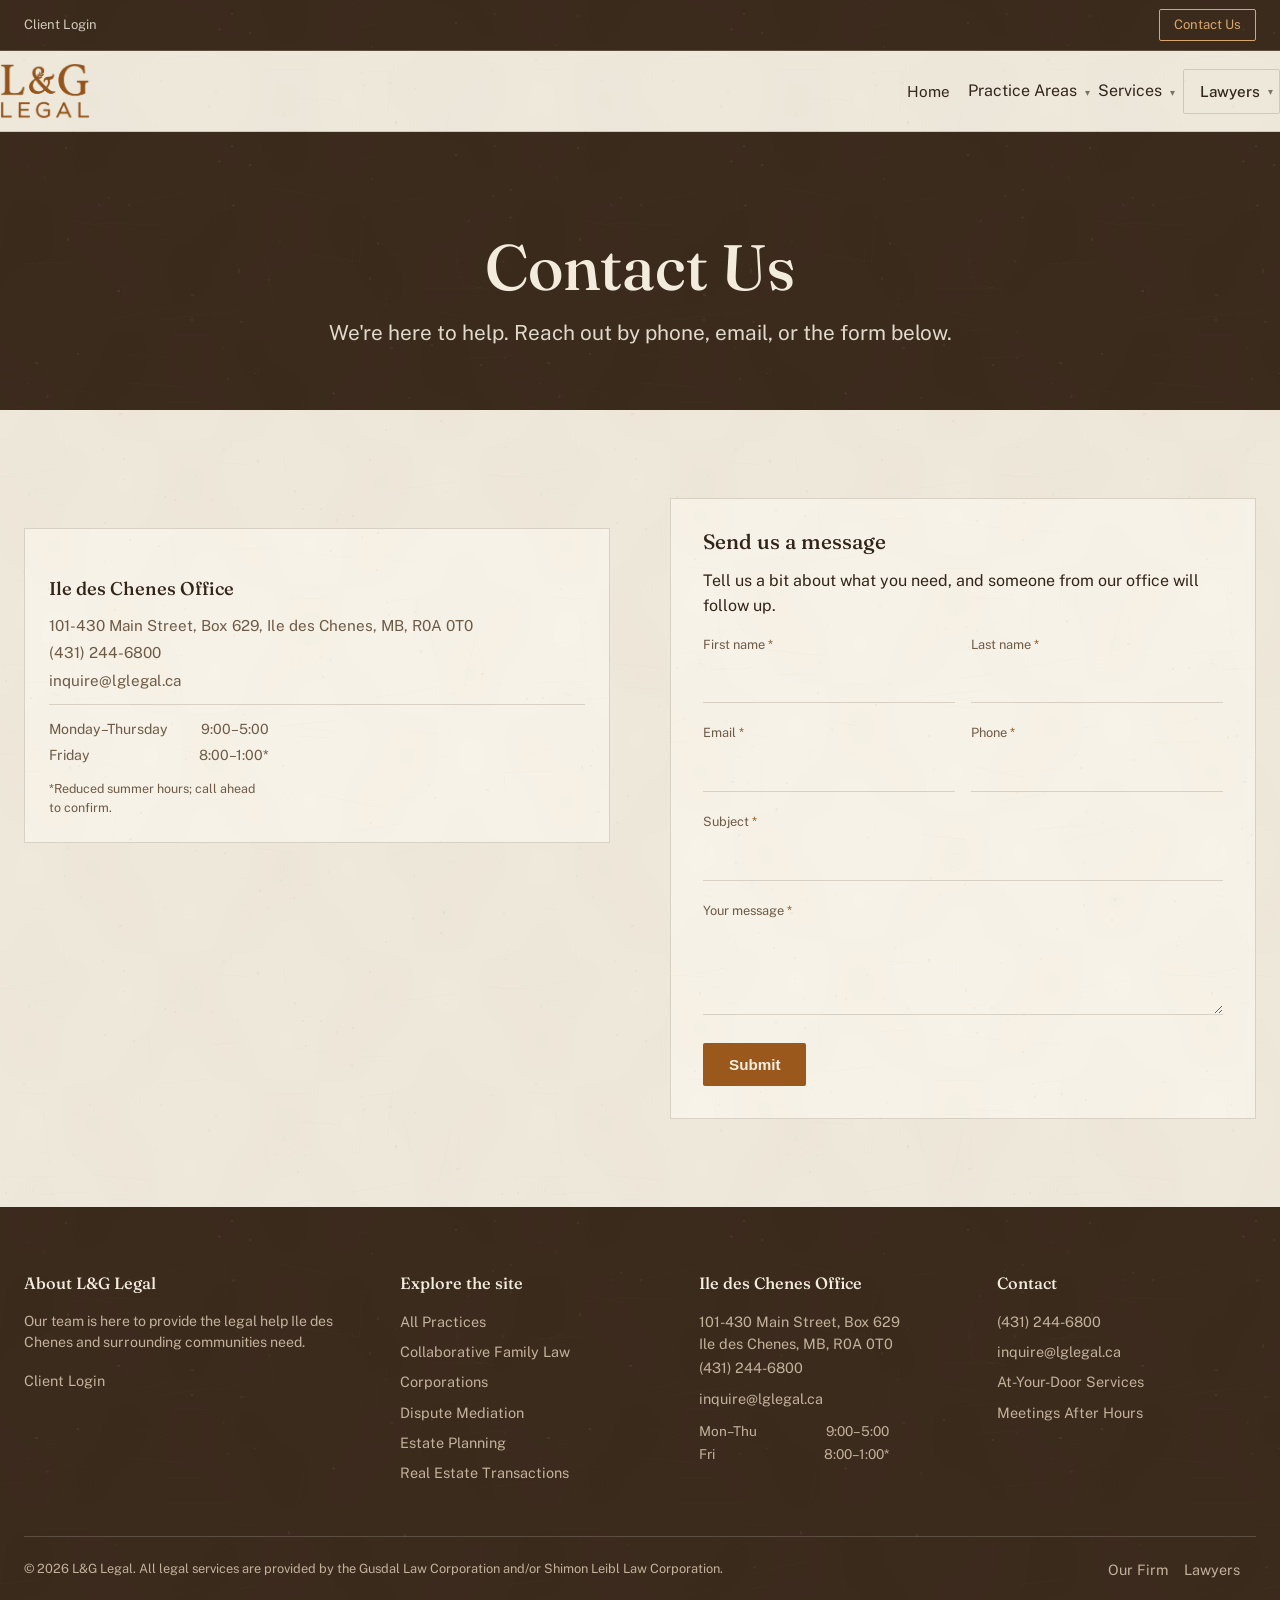
<file: contact.html>
<!DOCTYPE html>
<html lang="en">
<head>
<meta charset="UTF-8">
<meta name="viewport" content="width=device-width, initial-scale=1, viewport-fit=cover">
<meta name="theme-color" content="#3a2a1c">
<meta name="apple-mobile-web-app-capable" content="yes">
<meta name="apple-mobile-web-app-status-bar-style" content="black-translucent">
<meta name="apple-mobile-web-app-title" content="L&G Legal">
<meta name="mobile-web-app-capable" content="yes">
<link rel="manifest" href="manifest.json">
<link rel="apple-touch-icon" href="images/icon-192.png">
<link rel="icon" type="image/png" sizes="192x192" href="images/icon-192.png">
<title>Contact Us — L&G Legal</title>
<link rel="preconnect" href="https://fonts.googleapis.com">
<link rel="preconnect" href="https://fonts.gstatic.com" crossorigin>
<link href="https://fonts.googleapis.com/css2?family=Fraunces:ital,opsz,wght@0,9..144,400;0,9..144,500;0,9..144,600;1,9..144,500&family=Playfair+Display:ital,wght@0,400;0,500;0,600;0,700;1,400;1,500;1,600;1,700&family=Public+Sans:wght@400;500;600;700&display=swap" rel="stylesheet">
<link rel="stylesheet" href="css/styles.css">
</head>
<body>

<header class="site">
  <div class="topbar">
    <div class="wrap">
      <div class="topbar-left">
        <a href="https://client.cosmolex.com" target="_blank" rel="noopener">Client Login</a>
      </div>
      <div class="topbar-right">
        <a class="btn-contact-sm" href="#contact">Contact Us</a>
      </div>
    </div>
  </div>
  <div class="wrap navbar">
    <a class="logo" href="index.html"><img src="images/logo.png" alt="L&G Legal"></a>
    <button class="menu-toggle" id="menuToggle" aria-expanded="false" aria-controls="mainNav">Menu</button>
    <nav class="main" id="mainNav">
      <a href="index.html">Home</a>
      <div class="has-drop" id="paDrop">
        <a href="practice-areas.html">Practice Areas <span class="caret">▾</span></a>
        <div class="dropdown">
          <a href="estate-planning.html">Estate Planning</a>
          <a href="dispute-mediation.html">Dispute Mediation</a>
          <a href="collaborative-family-law.html">Collaborative Family Law</a>
          <a href="corporations.html">Corporations</a>
          <a href="real-estate-transactions.html">Real Estate Transactions</a>
        </div>
      </div>
      <div class="has-drop" id="servicesDrop">
        <a href="#">Services <span class="caret">▾</span></a>
        <div class="dropdown">
          <a href="at-your-door.html">At-Your-Door Services</a>
          <a href="after-hours.html">Meetings After Hours</a>
        </div>
      </div>
      <div class="has-drop" id="firmDrop">
        <a href="lawyers.html" class="nav-btn">Lawyers <span class="caret">▾</span></a>
        <div class="dropdown">
          <a href="lawyers.html">Lawyers</a>
        </div>
      </div>
    </nav>
  </div>
</header>

<main>
  <section class="page-header">
    <div class="wrap">
      <h1>Contact Us</h1>
      <p>We're here to help. Reach out by phone, email, or the form below.</p>
    </div>
  </section>

  <section class="contact" id="contact">
    <div class="wrap">
      <div>
        <div class="offices">
          <div class="office" id="ile-des-chenes">
            <h4>Ile des Chenes Office</h4>
            <span class="addr">101-430 Main Street, Box 629, Ile des Chenes, MB, R0A 0T0</span>
            <a href="tel:+14312446800">(431) 244-6800</a>
            <a href="mailto:inquire@lglegal.ca">inquire@lglegal.ca</a>
            <div class="hours">
              <div><span>Monday–Thursday</span><span>9:00–5:00</span></div>
              <div><span>Friday</span><span>8:00–1:00*</span></div>
              <div class="note">*Reduced summer hours; call ahead to confirm.</div>
            </div>
          </div>
        </div>
      </div>

      <div class="form-panel">
        <div id="formWrap">
          <h3>Send us a message</h3>
          <p>Tell us a bit about what you need, and someone from our office will follow up.</p>
          <form id="contactForm">
            <div class="field-row">
              <div>
                <label for="fname">First name <span class="req">*</span></label>
                <input id="fname" name="fname" type="text" required>
              </div>
              <div>
                <label for="lname">Last name <span class="req">*</span></label>
                <input id="lname" name="lname" type="text" required>
              </div>
            </div>
            <div class="field-row">
              <div>
                <label for="email">Email <span class="req">*</span></label>
                <input id="email" name="email" type="email" required>
              </div>
              <div>
                <label for="phone">Phone <span class="req">*</span></label>
                <input id="phone" name="phone" type="tel" required>
              </div>
            </div>
            <label for="subject">Subject <span class="req">*</span></label>
            <input id="subject" name="subject" type="text" required>
            <label for="message">Your message <span class="req">*</span></label>
            <textarea id="message" name="message" required></textarea>
            <button type="submit">Submit</button>
          </form>
        </div>
        <div class="thanks" id="thanksMsg">
          <h3>Thank you.</h3>
          <p>Your message has been noted — a member of our office will be in touch shortly.</p>
        </div>
      </div>
    </div>
  </section>
</main>

<footer>
  <div class="wrap">
    <div class="footer-grid">
      <div>
        <h5>About L&G Legal</h5>
        <p>Our team is here to provide the legal help Ile des Chenes and surrounding communities need.</p>
        <a href="https://client.cosmolex.com" target="_blank" rel="noopener">Client Login</a>
      </div>
      <div>
        <h5>Explore the site</h5>
        <a href="practice-areas.html">All Practices</a>
        <a href="practice-areas.html#collaborative-family-law">Collaborative Family Law</a>
        <a href="practice-areas.html#corporations">Corporations</a>
        <a href="practice-areas.html#dispute-mediation">Dispute Mediation</a>
        <a href="practice-areas.html#estate-planning">Estate Planning</a>
        <a href="practice-areas.html#real-estate-transactions">Real Estate Transactions</a>
      </div>
      <div>
        <h5>Ile des Chenes Office</h5>
        <a href="#ile-des-chenes" style="margin-bottom:2px;">101-430 Main Street, Box 629<br>Ile des Chenes, MB, R0A 0T0</a>
        <a href="tel:+14312446800">(431) 244-6800</a>
        <a href="mailto:inquire@lglegal.ca">inquire@lglegal.ca</a>
        <div class="foot-hours">
          <div><span>Mon–Thu</span><span>9:00–5:00</span></div>
          <div><span>Fri</span><span>8:00–1:00*</span></div>
        </div>
      </div>
      <div>
        <h5>Contact</h5>
        <a href="tel:+14312446800">(431) 244-6800</a>
        <a href="mailto:inquire@lglegal.ca">inquire@lglegal.ca</a>
        <a href="at-your-door.html">At-Your-Door Services</a>
        <a href="after-hours.html">Meetings After Hours</a>
      </div>
    </div>
    <div class="bottom-bar">
      <span id="copyLine">© 2026 L&G Legal. All legal services are provided by the Gusdal Law Corporation and/or Shimon Leibl Law Corporation.</span>
      <span><a href="lawyers.html" style="display:inline;">Our Firm</a><a href="lawyers.html" style="display:inline;">Lawyers</a></span>
    </div>
</div>
</footer>

<script src="js/main.js"></script>
</body>
</html>
</file>
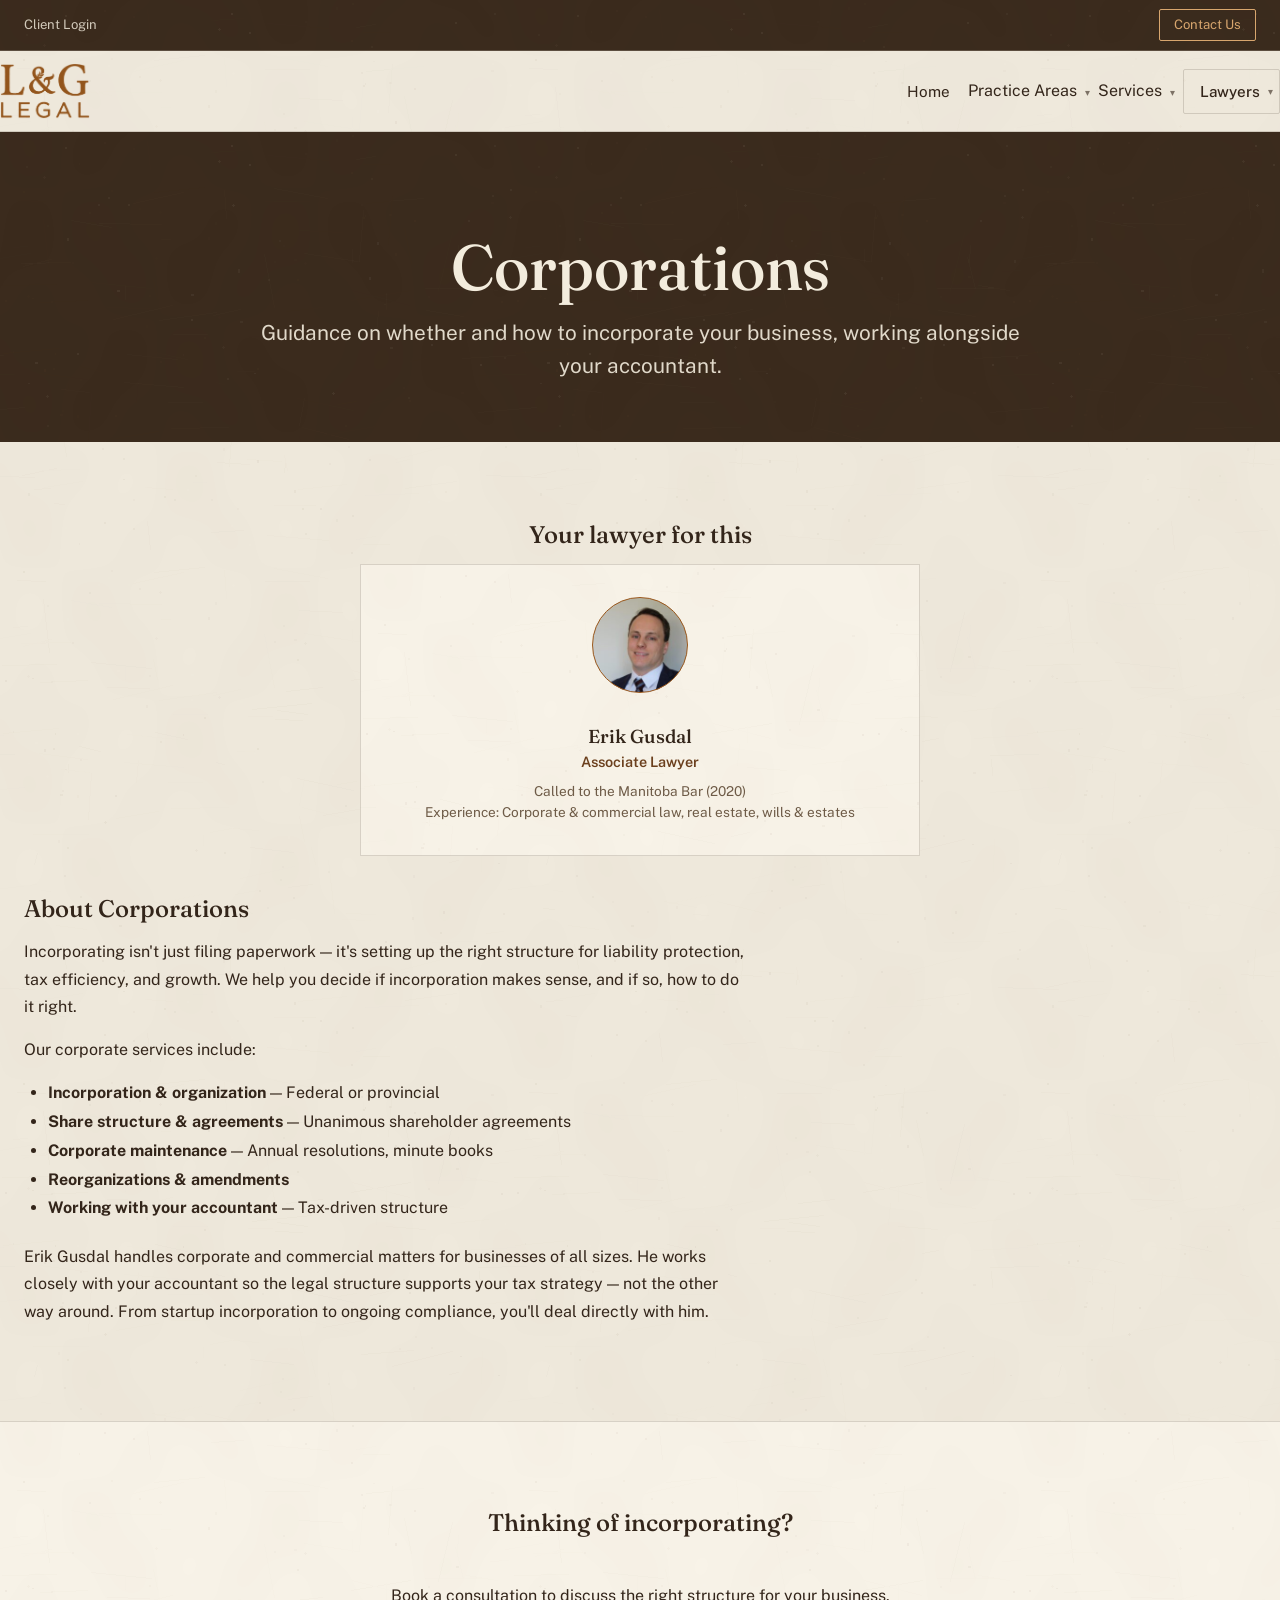
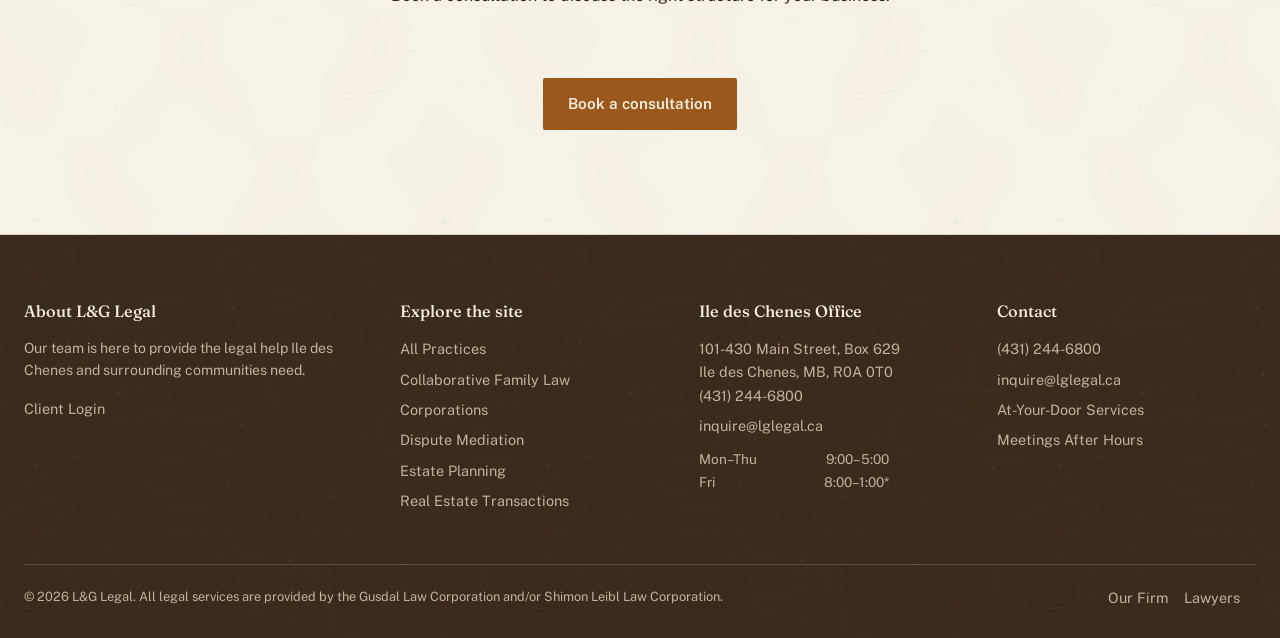
<file: corporations.html>
<!DOCTYPE html>
<html lang="en">
<head>
<meta charset="UTF-8">
<meta name="viewport" content="width=device-width, initial-scale=1, viewport-fit=cover">
<meta name="theme-color" content="#3a2a1c">
<meta name="apple-mobile-web-app-capable" content="yes">
<meta name="apple-mobile-web-app-status-bar-style" content="black-translucent">
<meta name="apple-mobile-web-app-title" content="L&G Legal">
<meta name="mobile-web-app-capable" content="yes">
<link rel="manifest" href="manifest.json">
<link rel="apple-touch-icon" href="images/icon-192.png">
<link rel="icon" type="image/png" sizes="192x192" href="images/icon-192.png">
<title>Corporations — L&G Legal</title>
<link rel="preconnect" href="https://fonts.googleapis.com">
<link rel="preconnect" href="https://fonts.gstatic.com" crossorigin>
<link href="https://fonts.googleapis.com/css2?family=Fraunces:ital,opsz,wght@0,9..144,400;0,9..144,500;0,9..144,600;1,9..144,500&family=Playfair+Display:ital,wght@0,400;0,500;0,600;0,700;1,400;1,500;1,600;1,700&family=Public+Sans:wght@400;500;600;700&display=swap" rel="stylesheet">
<link rel="stylesheet" href="css/styles.css">
</head>
<body>

<header class="site">
  <div class="topbar">
    <div class="wrap">
      <div class="topbar-left">
        <a href="https://client.cosmolex.com" target="_blank" rel="noopener">Client Login</a>
      </div>
      <div class="topbar-right">
        <a class="btn-contact-sm" href="contact.html">Contact Us</a>
      </div>
    </div>
  </div>
  <div class="wrap navbar">
    <a class="logo" href="index.html"><img src="images/logo.png" alt="L&G Legal"></a>
    <button class="menu-toggle" id="menuToggle" aria-expanded="false" aria-controls="mainNav">Menu</button>
    <nav class="main" id="mainNav">
      <a href="index.html">Home</a>
      <div class="has-drop" id="paDrop">
        <a href="practice-areas.html">Practice Areas <span class="caret">▾</span></a>
        <div class="dropdown">
          <a href="estate-planning.html">Estate Planning</a>
          <a href="dispute-mediation.html">Dispute Mediation</a>
          <a href="collaborative-family-law.html">Collaborative Family Law</a>
          <a href="corporations.html">Corporations</a>
          <a href="real-estate-transactions.html">Real Estate Transactions</a>
        </div>
      </div>
      <div class="has-drop" id="servicesDrop">
        <a href="#">Services <span class="caret">▾</span></a>
        <div class="dropdown">
          <a href="at-your-door.html">At-Your-Door Services</a>
          <a href="after-hours.html">Meetings After Hours</a>
        </div>
      </div>
      <div class="has-drop" id="firmDrop">
        <a href="lawyers.html" class="nav-btn">Lawyers <span class="caret">▾</span></a>
        <div class="dropdown">
          <a href="lawyers.html">Lawyers</a>
        </div>
      </div>
    </nav>
  </div>
</header>

<main>
  <section class="page-header">
    <div class="wrap">
      <h1>Corporations</h1>
      <p>Guidance on whether and how to incorporate your business, working alongside your accountant.</p>
    </div>
  </section>

  <section class="services-content">
    <div class="wrap">
      <div style="display:grid; grid-template-columns: 1fr; gap:40px;">
        <div>
          <h2 style="margin-bottom:16px; text-align:center;">Your lawyer for this</h2>
          <div class="lawyer-card">
            <div class="avatar" style="background-image:url('images/erik.jpg');"></div>
            <div class="lawyer-card-content">
              <h3 style="margin:0 0 4px;">Erik Gusdal</h3>
              <p style="margin:0; color:var(--accent-2); font-size:.9rem; font-weight:600;">Associate Lawyer</p>
              <p style="margin:8px 0 0; font-size:.85rem; color:var(--text-muted);">Called to the Manitoba Bar (2020)<br>Experience: Corporate & commercial law, real estate, wills & estates</p>
            </div>
          </div>
        </div>
        <div>
          <h2>About Corporations</h2>
          <p style="margin-top:12px; line-height:1.7;">Incorporating isn't just filing paperwork — it's setting up the right structure for liability protection, tax efficiency, and growth. We help you decide if incorporation makes sense, and if so, how to do it right.</p>
          <p style="margin-top:16px; line-height:1.7;">Our corporate services include:</p>
          <ul style="margin-top:12px; padding-left:24px; line-height:1.8;">
            <li><strong>Incorporation & organization</strong> — Federal or provincial</li>
            <li><strong>Share structure & agreements</strong> — Unanimous shareholder agreements</li>
            <li><strong>Corporate maintenance</strong> — Annual resolutions, minute books</li>
            <li><strong>Reorganizations & amendments</strong></li>
            <li><strong>Working with your accountant</strong> — Tax-driven structure</li>
          </ul>
          <p style="margin-top:20px; line-height:1.7;">Erik Gusdal handles corporate and commercial matters for businesses of all sizes. He works closely with your accountant so the legal structure supports your tax strategy — not the other way around. From startup incorporation to ongoing compliance, you'll deal directly with him.</p>
        </div>
      </div>
    </div>
  </section>

  <section class="re-callout">
    <div class="wrap" style="text-align:center;">
      <h2>Thinking of incorporating?</h2>
      <p style="margin-top:12px; max-width:600px; margin-left:auto; margin-right:auto;">Book a consultation to discuss the right structure for your business.</p>
      <p style="margin-top:18px;"><a class="btn btn-primary" href="contact.html">Book a consultation</a></p>
    </div>
  </section>
</main>

<footer>
  <div class="wrap">
    <div class="footer-grid">
      <div>
        <h5>About L&G Legal</h5>
        <p>Our team is here to provide the legal help Ile des Chenes and surrounding communities need.</p>
        <a href="https://client.cosmolex.com" target="_blank" rel="noopener">Client Login</a>
      </div>
      <div>
        <h5>Explore the site</h5>
        <a href="practice-areas.html">All Practices</a>
        <a href="collaborative-family-law.html">Collaborative Family Law</a>
        <a href="corporations.html">Corporations</a>
        <a href="dispute-mediation.html">Dispute Mediation</a>
        <a href="estate-planning.html">Estate Planning</a>
        <a href="real-estate-transactions.html">Real Estate Transactions</a>
      </div>
      <div>
        <h5>Ile des Chenes Office</h5>
        <a href="contact.html#ile-des-chenes" style="margin-bottom:2px;">101-430 Main Street, Box 629<br>Ile des Chenes, MB, R0A 0T0</a>
        <a href="tel:+14312446800">(431) 244-6800</a>
        <a href="mailto:inquire@lglegal.ca">inquire@lglegal.ca</a>
        <div class="foot-hours">
          <div><span>Mon–Thu</span><span>9:00–5:00</span></div>
          <div><span>Fri</span><span>8:00–1:00*</span></div>
        </div>
      </div>
      <div>
        <h5>Contact</h5>
        <a href="tel:+14312446800">(431) 244-6800</a>
        <a href="mailto:inquire@lglegal.ca">inquire@lglegal.ca</a>
        <a href="at-your-door.html">At-Your-Door Services</a>
        <a href="after-hours.html">Meetings After Hours</a>
      </div>
    </div>
    <div class="bottom-bar">
      <span id="copyLine">© 2026 L&G Legal. All legal services are provided by the Gusdal Law Corporation and/or Shimon Leibl Law Corporation.</span>
      <span><a href="lawyers.html" style="display:inline;">Our Firm</a><a href="lawyers.html" style="display:inline;">Lawyers</a></span>
    </div>
</div>
</footer>

<script src="js/main.js"></script>
</body>
</html>
</file>
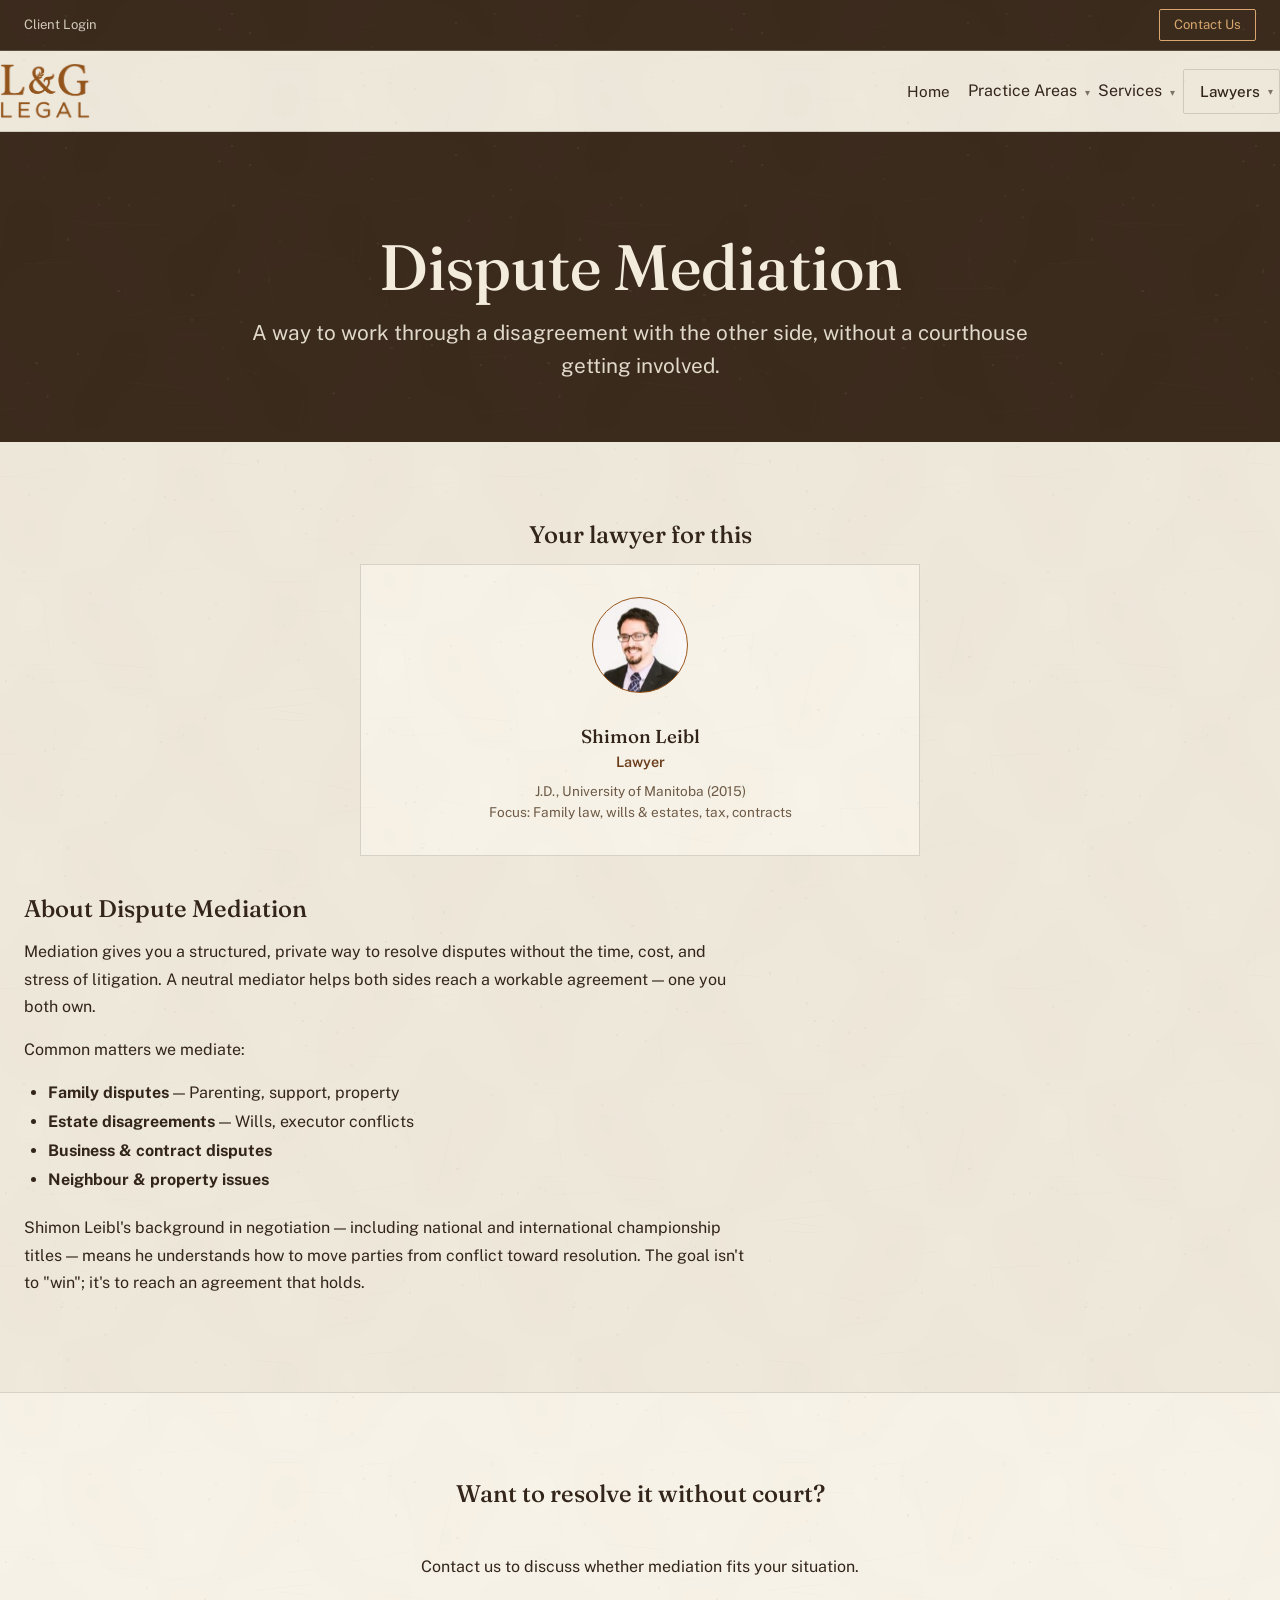
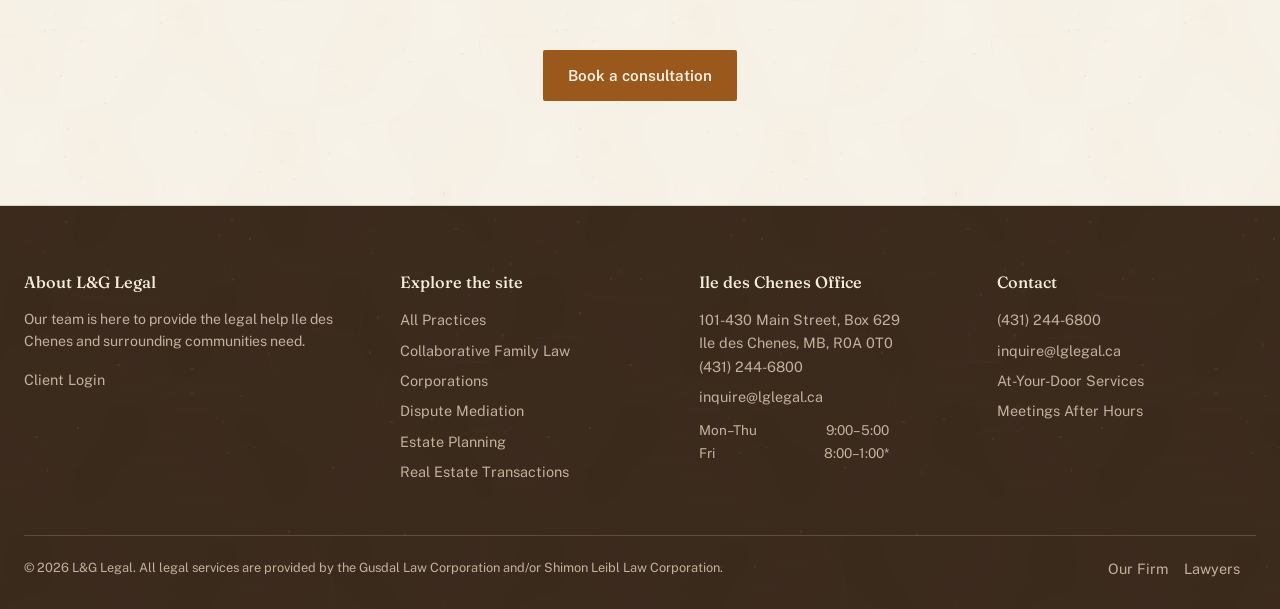
<file: dispute-mediation.html>
<!DOCTYPE html>
<html lang="en">
<head>
<meta charset="UTF-8">
<meta name="viewport" content="width=device-width, initial-scale=1, viewport-fit=cover">
<meta name="theme-color" content="#3a2a1c">
<meta name="apple-mobile-web-app-capable" content="yes">
<meta name="apple-mobile-web-app-status-bar-style" content="black-translucent">
<meta name="apple-mobile-web-app-title" content="L&G Legal">
<meta name="mobile-web-app-capable" content="yes">
<link rel="manifest" href="manifest.json">
<link rel="apple-touch-icon" href="images/icon-192.png">
<link rel="icon" type="image/png" sizes="192x192" href="images/icon-192.png">
<title>Dispute Mediation — L&G Legal</title>
<link rel="preconnect" href="https://fonts.googleapis.com">
<link rel="preconnect" href="https://fonts.gstatic.com" crossorigin>
<link href="https://fonts.googleapis.com/css2?family=Fraunces:ital,opsz,wght@0,9..144,400;0,9..144,500;0,9..144,600;1,9..144,500&family=Playfair+Display:ital,wght@0,400;0,500;0,600;0,700;1,400;1,500;1,600;1,700&family=Public+Sans:wght@400;500;600;700&display=swap" rel="stylesheet">
<link rel="stylesheet" href="css/styles.css">
</head>
<body>

<header class="site">
  <div class="topbar">
    <div class="wrap">
      <div class="topbar-left">
        <a href="https://client.cosmolex.com" target="_blank" rel="noopener">Client Login</a>
      </div>
      <div class="topbar-right">
        <a class="btn-contact-sm" href="contact.html">Contact Us</a>
      </div>
    </div>
  </div>
  <div class="wrap navbar">
    <a class="logo" href="index.html"><img src="images/logo.png" alt="L&G Legal"></a>
    <button class="menu-toggle" id="menuToggle" aria-expanded="false" aria-controls="mainNav">Menu</button>
    <nav class="main" id="mainNav">
      <a href="index.html">Home</a>
      <div class="has-drop" id="paDrop">
        <a href="practice-areas.html">Practice Areas <span class="caret">▾</span></a>
        <div class="dropdown">
          <a href="estate-planning.html">Estate Planning</a>
          <a href="dispute-mediation.html">Dispute Mediation</a>
          <a href="collaborative-family-law.html">Collaborative Family Law</a>
          <a href="corporations.html">Corporations</a>
          <a href="real-estate-transactions.html">Real Estate Transactions</a>
        </div>
      </div>
      <div class="has-drop" id="servicesDrop">
        <a href="#">Services <span class="caret">▾</span></a>
        <div class="dropdown">
          <a href="at-your-door.html">At-Your-Door Services</a>
          <a href="after-hours.html">Meetings After Hours</a>
        </div>
      </div>
      <div class="has-drop" id="firmDrop">
        <a href="lawyers.html" class="nav-btn">Lawyers <span class="caret">▾</span></a>
        <div class="dropdown">
          <a href="lawyers.html">Lawyers</a>
        </div>
      </div>
    </nav>
  </div>
</header>

<main>
  <section class="page-header">
    <div class="wrap">
      <h1>Dispute Mediation</h1>
      <p>A way to work through a disagreement with the other side, without a courthouse getting involved.</p>
    </div>
  </section>

  <section class="services-content">
    <div class="wrap">
      <div style="display:grid; grid-template-columns: 1fr; gap:40px;">
        <div>
          <h2 style="margin-bottom:16px; text-align:center;">Your lawyer for this</h2>
          <div class="lawyer-card">
            <div class="avatar" style="background-image:url('images/shimon.jpg');"></div>
            <div class="lawyer-card-content">
              <h3 style="margin:0 0 4px;">Shimon Leibl</h3>
              <p style="margin:0; color:var(--accent-2); font-size:.9rem; font-weight:600;">Lawyer</p>
              <p style="margin:8px 0 0; font-size:.85rem; color:var(--text-muted);">J.D., University of Manitoba (2015)<br>Focus: Family law, wills & estates, tax, contracts</p>
            </div>
          </div>
        </div>
        <div>
          <h2>About Dispute Mediation</h2>
          <p style="margin-top:12px; line-height:1.7;">Mediation gives you a structured, private way to resolve disputes without the time, cost, and stress of litigation. A neutral mediator helps both sides reach a workable agreement — one you both own.</p>
          <p style="margin-top:16px; line-height:1.7;">Common matters we mediate:</p>
          <ul style="margin-top:12px; padding-left:24px; line-height:1.8;">
            <li><strong>Family disputes</strong> — Parenting, support, property</li>
            <li><strong>Estate disagreements</strong> — Wills, executor conflicts</li>
            <li><strong>Business & contract disputes</strong></li>
            <li><strong>Neighbour & property issues</strong></li>
          </ul>
          <p style="margin-top:20px; line-height:1.7;">Shimon Leibl's background in negotiation — including national and international championship titles — means he understands how to move parties from conflict toward resolution. The goal isn't to "win"; it's to reach an agreement that holds.</p>
        </div>
      </div>
    </div>
  </section>

  <section class="re-callout">
    <div class="wrap" style="text-align:center;">
      <h2>Want to resolve it without court?</h2>
      <p style="margin-top:12px; max-width:600px; margin-left:auto; margin-right:auto;">Contact us to discuss whether mediation fits your situation.</p>
      <p style="margin-top:18px;"><a class="btn btn-primary" href="contact.html">Book a consultation</a></p>
    </div>
  </section>
</main>

<footer>
  <div class="wrap">
    <div class="footer-grid">
      <div>
        <h5>About L&G Legal</h5>
        <p>Our team is here to provide the legal help Ile des Chenes and surrounding communities need.</p>
        <a href="https://client.cosmolex.com" target="_blank" rel="noopener">Client Login</a>
      </div>
      <div>
        <h5>Explore the site</h5>
        <a href="practice-areas.html">All Practices</a>
        <a href="collaborative-family-law.html">Collaborative Family Law</a>
        <a href="corporations.html">Corporations</a>
        <a href="dispute-mediation.html">Dispute Mediation</a>
        <a href="estate-planning.html">Estate Planning</a>
        <a href="real-estate-transactions.html">Real Estate Transactions</a>
      </div>
      <div>
        <h5>Ile des Chenes Office</h5>
        <a href="contact.html#ile-des-chenes" style="margin-bottom:2px;">101-430 Main Street, Box 629<br>Ile des Chenes, MB, R0A 0T0</a>
        <a href="tel:+14312446800">(431) 244-6800</a>
        <a href="mailto:inquire@lglegal.ca">inquire@lglegal.ca</a>
        <div class="foot-hours">
          <div><span>Mon–Thu</span><span>9:00–5:00</span></div>
          <div><span>Fri</span><span>8:00–1:00*</span></div>
        </div>
      </div>
      <div>
        <h5>Contact</h5>
        <a href="tel:+14312446800">(431) 244-6800</a>
        <a href="mailto:inquire@lglegal.ca">inquire@lglegal.ca</a>
        <a href="at-your-door.html">At-Your-Door Services</a>
        <a href="after-hours.html">Meetings After Hours</a>
      </div>
    </div>
    <div class="bottom-bar">
      <span id="copyLine">© 2026 L&G Legal. All legal services are provided by the Gusdal Law Corporation and/or Shimon Leibl Law Corporation.</span>
      <span><a href="lawyers.html" style="display:inline;">Our Firm</a><a href="lawyers.html" style="display:inline;">Lawyers</a></span>
    </div>
</div>
</footer>

<script src="js/main.js"></script>
</body>
</html>
</file>
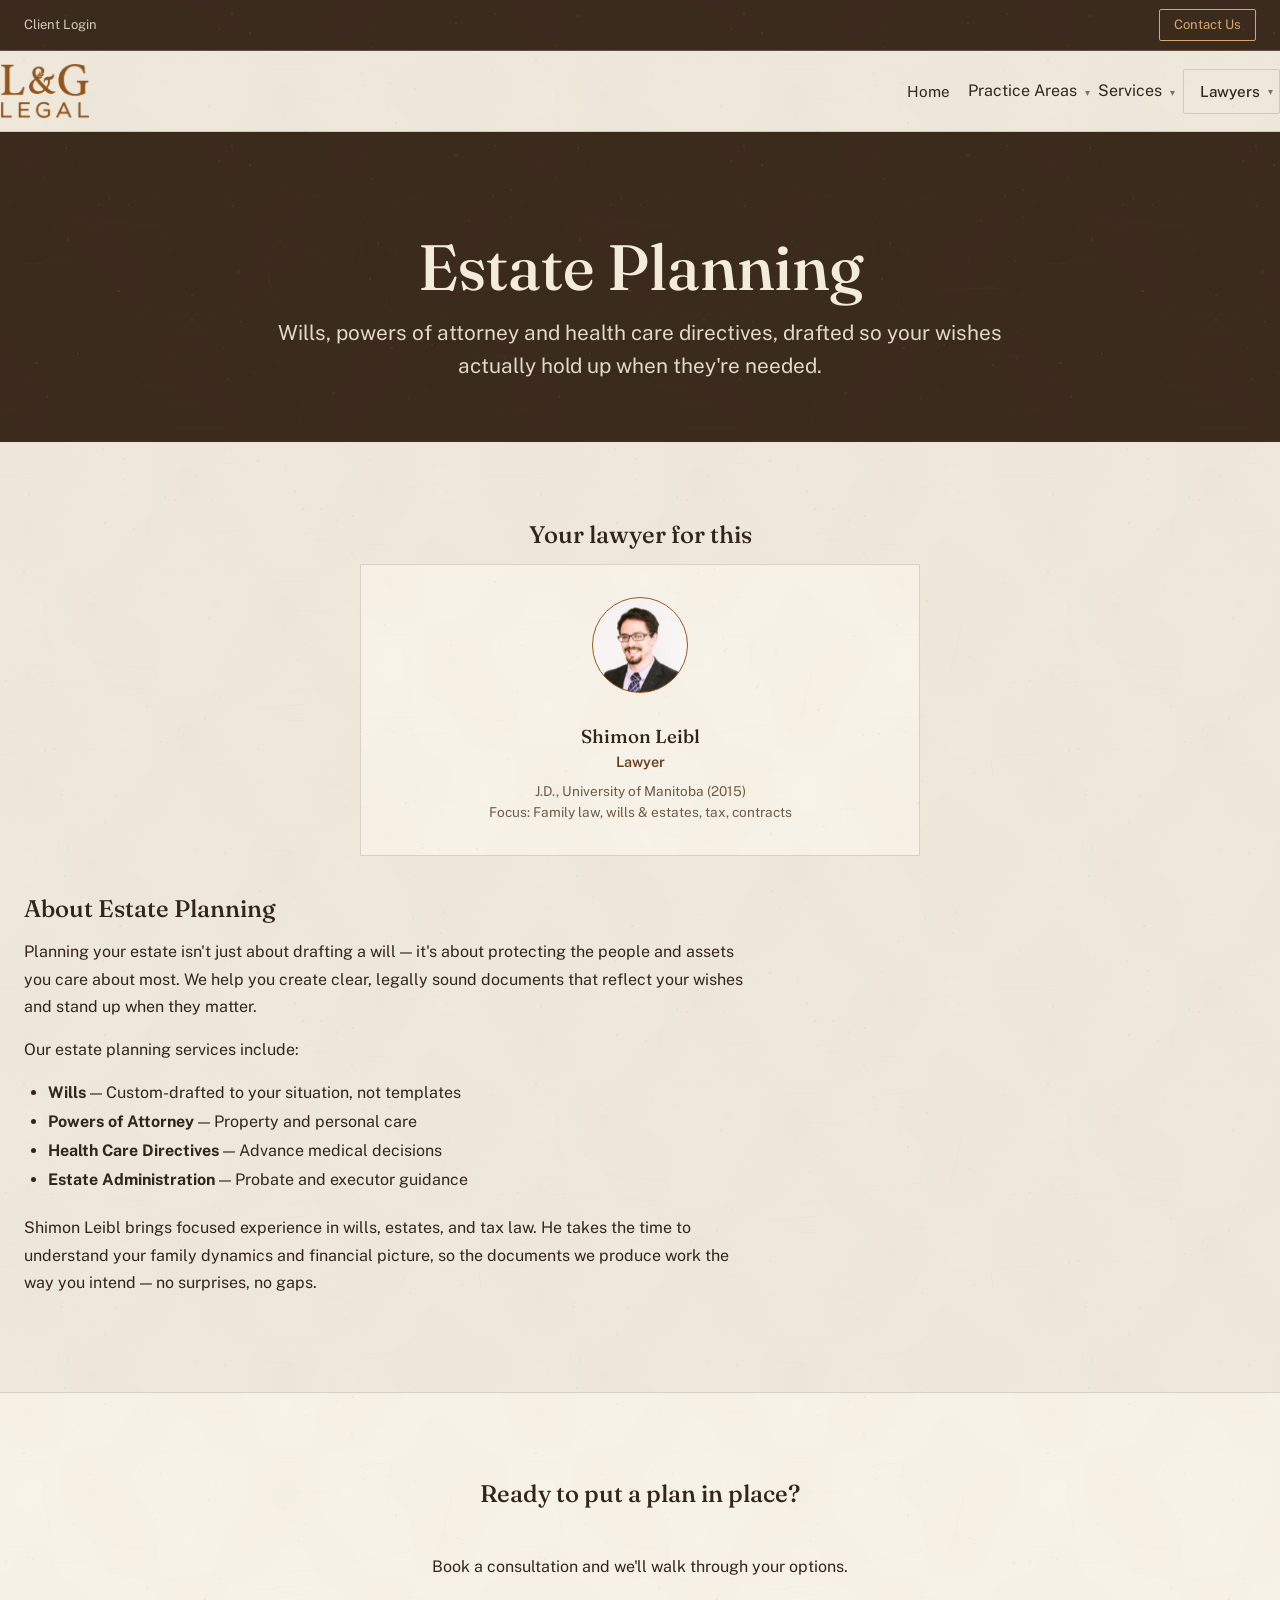
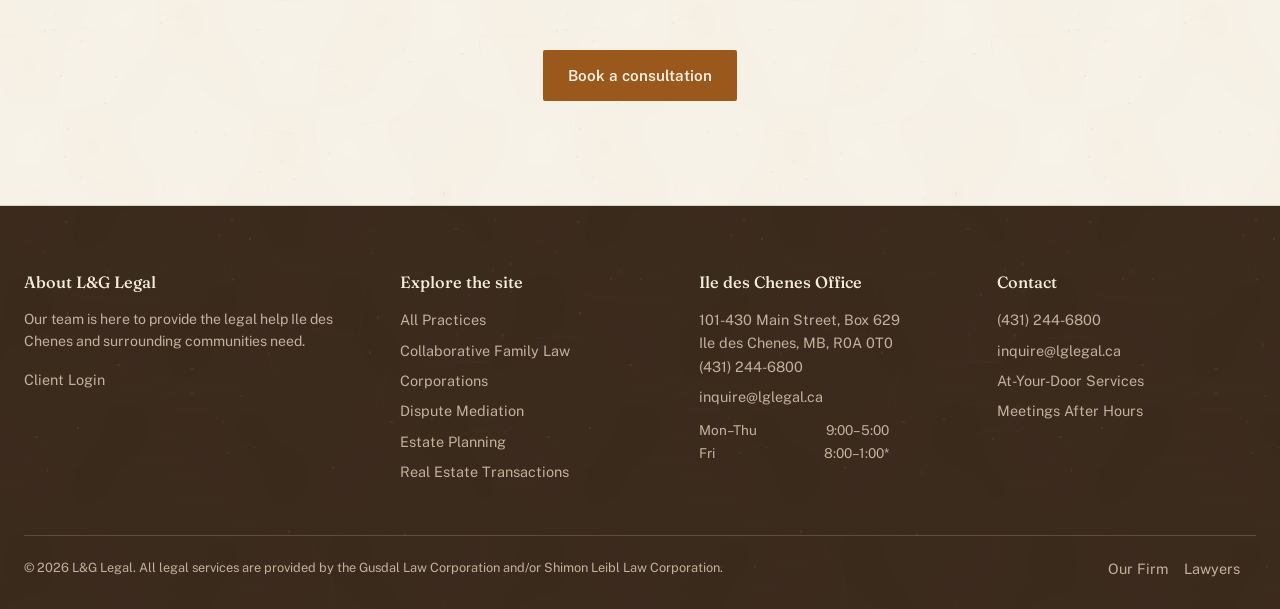
<file: estate-planning.html>
<!DOCTYPE html>
<html lang="en">
<head>
<meta charset="UTF-8">
<meta name="viewport" content="width=device-width, initial-scale=1, viewport-fit=cover">
<meta name="theme-color" content="#3a2a1c">
<meta name="apple-mobile-web-app-capable" content="yes">
<meta name="apple-mobile-web-app-status-bar-style" content="black-translucent">
<meta name="apple-mobile-web-app-title" content="L&G Legal">
<meta name="mobile-web-app-capable" content="yes">
<link rel="manifest" href="manifest.json">
<link rel="apple-touch_icon" href="images/icon-192.png">
<link rel="icon" type="image/png" sizes="192x192" href="images/icon-192.png">
<title>Estate Planning — L&G Legal</title>
<link rel="preconnect" href="https://fonts.googleapis.com">
<link rel="preconnect" href="https://fonts.gstatic.com" crossorigin>
<link href="https://fonts.googleapis.com/css2?family=Fraunces:ital,opsz,wght@0,9..144,400;0,9..144,500;0,9..144,600;1,9..144,500&family=Playfair+Display:ital,wght@0,400;0,500;0,600;0,700;1,400;1,500;1,600;1,700&family=Public+Sans:wght@400;500;600;700&display=swap" rel="stylesheet">
<link rel="stylesheet" href="css/styles.css">
</head>
<body>

<header class="site">
  <div class="topbar">
    <div class="wrap">
      <div class="topbar-left">
        <a href="https://client.cosmolex.com" target="_blank" rel="noopener">Client Login</a>
      </div>
      <div class="topbar-right">
        <a class="btn-contact-sm" href="contact.html">Contact Us</a>
      </div>
    </div>
  </div>
  <div class="wrap navbar">
    <a class="logo" href="index.html"><img src="images/logo.png" alt="L&G Legal"></a>
    <button class="menu-toggle" id="menuToggle" aria-expanded="false" aria-controls="mainNav">Menu</button>
    <nav class="main" id="mainNav">
      <a href="index.html">Home</a>
      <div class="has-drop" id="paDrop">
        <a href="practice-areas.html">Practice Areas <span class="caret">▾</span></a>
        <div class="dropdown">
          <a href="estate-planning.html">Estate Planning</a>
          <a href="dispute-mediation.html">Dispute Mediation</a>
          <a href="collaborative-family-law.html">Collaborative Family Law</a>
          <a href="corporations.html">Corporations</a>
          <a href="real-estate-transactions.html">Real Estate Transactions</a>
        </div>
      </div>
      <div class="has-drop" id="servicesDrop">
        <a href="#">Services <span class="caret">▾</span></a>
        <div class="dropdown">
          <a href="at-your-door.html">At-Your-Door Services</a>
          <a href="after-hours.html">Meetings After Hours</a>
        </div>
      </div>
      <div class="has-drop" id="firmDrop">
        <a href="lawyers.html" class="nav-btn">Lawyers <span class="caret">▾</span></a>
        <div class="dropdown">
          <a href="lawyers.html">Lawyers</a>
        </div>
      </div>
    </nav>
  </div>
</header>

<main>
  <section class="page-header">
    <div class="wrap">
      <h1>Estate Planning</h1>
      <p>Wills, powers of attorney and health care directives, drafted so your wishes actually hold up when they're needed.</p>
    </div>
  </section>

  <section class="services-content">
    <div class="wrap">
      <div style="display:grid; grid-template-columns: 1fr; gap:40px;">
        <div>
          <h2 style="margin-bottom:16px; text-align:center;">Your lawyer for this</h2>
          <div class="lawyer-card">
            <div class="avatar" style="background-image:url('images/shimon.jpg');"></div>
            <div class="lawyer-card-content">
              <h3 style="margin:0 0 4px;">Shimon Leibl</h3>
              <p style="margin:0; color:var(--accent-2); font-size:.9rem; font-weight:600;">Lawyer</p>
              <p style="margin:8px 0 0; font-size:.85rem; color:var(--text-muted);">J.D., University of Manitoba (2015)<br>Focus: Family law, wills & estates, tax, contracts</p>
            </div>
          </div>
        </div>
        <div>
          <h2>About Estate Planning</h2>
          <p style="margin-top:12px; line-height:1.7;">Planning your estate isn't just about drafting a will — it's about protecting the people and assets you care about most. We help you create clear, legally sound documents that reflect your wishes and stand up when they matter.</p>
          <p style="margin-top:16px; line-height:1.7;">Our estate planning services include:</p>
          <ul style="margin-top:12px; padding-left:24px; line-height:1.8;">
            <li><strong>Wills</strong> — Custom-drafted to your situation, not templates</li>
            <li><strong>Powers of Attorney</strong> — Property and personal care</li>
            <li><strong>Health Care Directives</strong> — Advance medical decisions</li>
            <li><strong>Estate Administration</strong> — Probate and executor guidance</li>
          </ul>
          <p style="margin-top:20px; line-height:1.7;">Shimon Leibl brings focused experience in wills, estates, and tax law. He takes the time to understand your family dynamics and financial picture, so the documents we produce work the way you intend — no surprises, no gaps.</p>
        </div>
      </div>
    </div>
  </section>

  <section class="re-callout">
    <div class="wrap" style="text-align:center;">
      <h2>Ready to put a plan in place?</h2>
      <p style="margin-top:12px; max-width:600px; margin-left:auto; margin-right:auto;">Book a consultation and we'll walk through your options.</p>
      <p style="margin-top:18px;"><a class="btn btn-primary" href="contact.html">Book a consultation</a></p>
    </div>
  </section>
</main>

<footer>
  <div class="wrap">
    <div class="footer-grid">
      <div>
        <h5>About L&G Legal</h5>
        <p>Our team is here to provide the legal help Ile des Chenes and surrounding communities need.</p>
        <a href="https://client.cosmolex.com" target="_blank" rel="noopener">Client Login</a>
      </div>
      <div>
        <h5>Explore the site</h5>
        <a href="practice-areas.html">All Practices</a>
        <a href="collaborative-family-law.html">Collaborative Family Law</a>
        <a href="corporations.html">Corporations</a>
        <a href="dispute-mediation.html">Dispute Mediation</a>
        <a href="estate-planning.html">Estate Planning</a>
        <a href="real-estate-transactions.html">Real Estate Transactions</a>
      </div>
      <div>
        <h5>Ile des Chenes Office</h5>
        <a href="contact.html#ile-des-chenes" style="margin-bottom:2px;">101-430 Main Street, Box 629<br>Ile des Chenes, MB, R0A 0T0</a>
        <a href="tel:+14312446800">(431) 244-6800</a>
        <a href="mailto:inquire@lglegal.ca">inquire@lglegal.ca</a>
        <div class="foot-hours">
          <div><span>Mon–Thu</span><span>9:00–5:00</span></div>
          <div><span>Fri</span><span>8:00–1:00*</span></div>
        </div>
      </div>
      <div>
        <h5>Contact</h5>
        <a href="tel:+14312446800">(431) 244-6800</a>
        <a href="mailto:inquire@lglegal.ca">inquire@lglegal.ca</a>
        <a href="at-your-door.html">At-Your-Door Services</a>
        <a href="after-hours.html">Meetings After Hours</a>
      </div>
    </div>
    <div class="bottom-bar">
      <span id="copyLine">© 2026 L&G Legal. All legal services are provided by the Gusdal Law Corporation and/or Shimon Leibl Law Corporation.</span>
      <span><a href="lawyers.html" style="display:inline;">Our Firm</a><a href="lawyers.html" style="display:inline;">Lawyers</a></span>
    </div>
</div>
</footer>

<script src="js/main.js"></script>
</body>
</html>
</file>
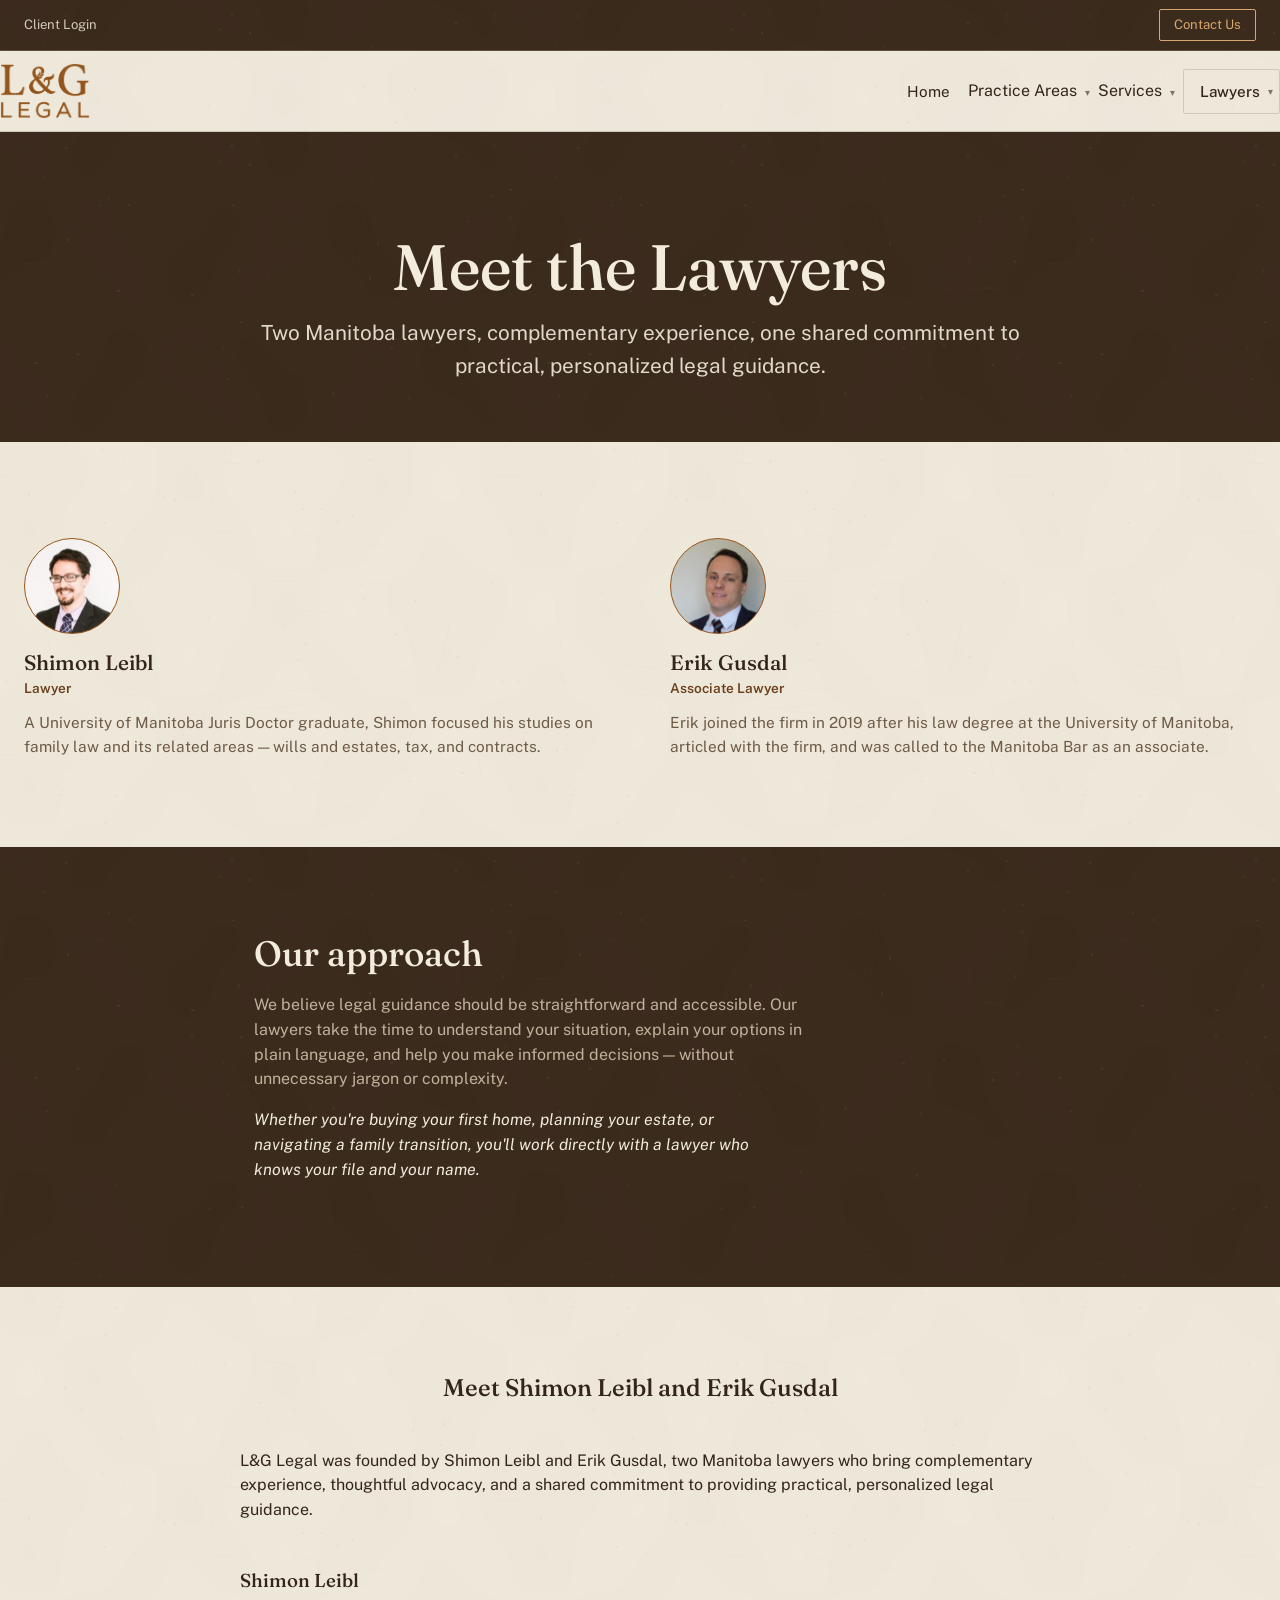
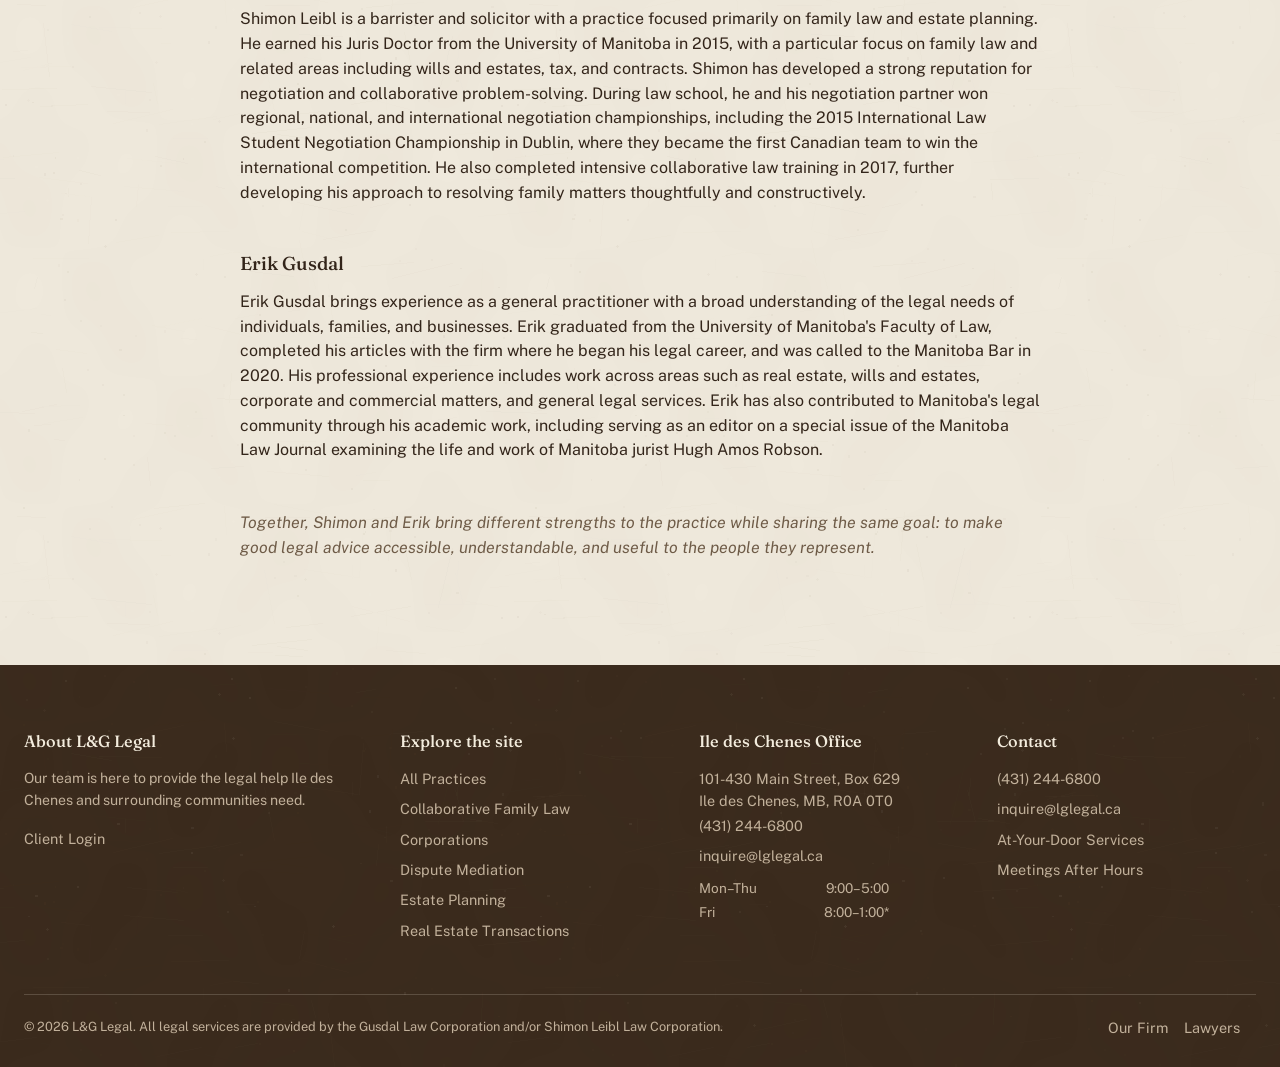
<file: lawyers.html>
<!DOCTYPE html>
<html lang="en">
<head>
<meta charset="UTF-8">
<meta name="viewport" content="width=device-width, initial-scale=1, viewport-fit=cover">
<meta name="theme-color" content="#3a2a1c">
<meta name="apple-mobile-web-app-capable" content="yes">
<meta name="apple-mobile-web-app-status-bar-style" content="black-translucent">
<meta name="apple-mobile-web-app-title" content="L&G Legal">
<meta name="mobile-web-app-capable" content="yes">
<link rel="manifest" href="manifest.json">
<link rel="apple-touch-icon" href="images/icon-192.png">
<link rel="icon" type="image/png" sizes="192x192" href="images/icon-192.png">
<title>Our Lawyers — L&G Legal</title>
<link rel="preconnect" href="https://fonts.googleapis.com">
<link rel="preconnect" href="https://fonts.gstatic.com" crossorigin>
<link href="https://fonts.googleapis.com/css2?family=Fraunces:ital,opsz,wght@0,9..144,400;0,9..144,500;0,9..144,600;1,9..144,500&family=Playfair+Display:ital,wght@0,400;0,500;0,600;0,700;1,400;1,500;1,600;1,700&family=Public+Sans:wght@400;500;600;700&display=swap" rel="stylesheet">
<link rel="stylesheet" href="css/styles.css">
</head>
<body>

<header class="site">
  <div class="topbar">
    <div class="wrap">
      <div class="topbar-left">
        <a href="https://client.cosmolex.com" target="_blank" rel="noopener">Client Login</a>
      </div>
      <div class="topbar-right">
        <a class="btn-contact-sm" href="contact.html">Contact Us</a>
      </div>
    </div>
  </div>
  <div class="wrap navbar">
    <a class="logo" href="index.html"><img src="images/logo.png" alt="L&G Legal"></a>
    <button class="menu-toggle" id="menuToggle" aria-expanded="false" aria-controls="mainNav">Menu</button>
    <nav class="main" id="mainNav">
      <a href="index.html">Home</a>
      <div class="has-drop" id="paDrop">
        <a href="practice-areas.html">Practice Areas <span class="caret">▾</span></a>
        <div class="dropdown">
          <a href="estate-planning.html">Estate Planning</a>
          <a href="dispute-mediation.html">Dispute Mediation</a>
          <a href="collaborative-family-law.html">Collaborative Family Law</a>
          <a href="corporations.html">Corporations</a>
          <a href="real-estate-transactions.html">Real Estate Transactions</a>
        </div>
      </div>
      <div class="has-drop" id="servicesDrop">
        <a href="#">Services <span class="caret">▾</span></a>
        <div class="dropdown">
          <a href="at-your-door.html">At-Your-Door Services</a>
          <a href="after-hours.html">Meetings After Hours</a>
        </div>
      </div>
      <div class="has-drop" id="firmDrop">
        <a href="lawyers.html" class="nav-btn">Lawyers <span class="caret">▾</span></a>
        <div class="dropdown">
          <a href="lawyers.html">Lawyers</a>
        </div>
      </div>
    </nav>
  </div>
</header>

<main>
  <section class="page-header">
    <div class="wrap">
      <h1>Meet the Lawyers</h1>
      <p>Two Manitoba lawyers, complementary experience, one shared commitment to practical, personalized legal guidance.</p>
    </div>
  </section>

  <section class="lawyers" id="firm">
    <div class="wrap">
      <div class="lawyers-grid">
        <div class="lawyer">
          <div class="avatar" style="background-image:url('images/shimon.jpg');"></div>
          <h3>Shimon Leibl</h3>
          <span class="role">Lawyer</span>
          <p>A University of Manitoba Juris Doctor graduate, Shimon focused his studies on family law and its related areas — wills and estates, tax, and contracts.</p>
        </div>
        <div class="lawyer">
          <div class="avatar" style="background-image:url('images/erik.jpg');"></div>
          <h3>Erik Gusdal</h3>
          <span class="role">Associate Lawyer</span>
          <p>Erik joined the firm in 2019 after his law degree at the University of Manitoba, articled with the firm, and was called to the Manitoba Bar as an associate.</p>
        </div>
      </div>
    </div>
  </section>

  <section class="about" id="about">
    <div class="wrap">
      <div>
        <h2>Our approach</h2>
        <p>We believe legal guidance should be straightforward and accessible. Our lawyers take the time to understand your situation, explain your options in plain language, and help you make informed decisions — without unnecessary jargon or complexity.</p>
        <p>Whether you're buying your first home, planning your estate, or navigating a family transition, you'll work directly with a lawyer who knows your file and your name.</p>
      </div>
    </div>
  </section>

  <section class="founders" id="founders">
    <div class="wrap">
      <h2 style="text-align:center; margin-bottom:3rem;">Meet Shimon Leibl and Erik Gusdal</h2>
      <div style="max-width:800px; margin:0 auto; text-align:left;">
        <p>L&G Legal was founded by Shimon Leibl and Erik Gusdal, two Manitoba lawyers who bring complementary experience, thoughtful advocacy, and a shared commitment to providing practical, personalized legal guidance.</p>
        
        <h3 style="margin-top:3rem; margin-bottom:1rem;">Shimon Leibl</h3>
        <p>Shimon Leibl is a barrister and solicitor with a practice focused primarily on family law and estate planning. He earned his Juris Doctor from the University of Manitoba in 2015, with a particular focus on family law and related areas including wills and estates, tax, and contracts. Shimon has developed a strong reputation for negotiation and collaborative problem-solving. During law school, he and his negotiation partner won regional, national, and international negotiation championships, including the 2015 International Law Student Negotiation Championship in Dublin, where they became the first Canadian team to win the international competition. He also completed intensive collaborative law training in 2017, further developing his approach to resolving family matters thoughtfully and constructively.</p>
        
        <h3 style="margin-top:3rem; margin-bottom:1rem;">Erik Gusdal</h3>
        <p>Erik Gusdal brings experience as a general practitioner with a broad understanding of the legal needs of individuals, families, and businesses. Erik graduated from the University of Manitoba's Faculty of Law, completed his articles with the firm where he began his legal career, and was called to the Manitoba Bar in 2020. His professional experience includes work across areas such as real estate, wills and estates, corporate and commercial matters, and general legal services. Erik has also contributed to Manitoba's legal community through his academic work, including serving as an editor on a special issue of the Manitoba Law Journal examining the life and work of Manitoba jurist Hugh Amos Robson.</p>
        
        <p style="margin-top:3rem; font-style:italic; color:var(--text-muted);">Together, Shimon and Erik bring different strengths to the practice while sharing the same goal: to make good legal advice accessible, understandable, and useful to the people they represent.</p>
      </div>
    </div>
  </section>
</main>

<footer>
  <div class="wrap">
    <div class="footer-grid">
      <div>
        <h5>About L&G Legal</h5>
        <p>Our team is here to provide the legal help Ile des Chenes and surrounding communities need.</p>
        <a href="https://client.cosmolex.com" target="_blank" rel="noopener">Client Login</a>
      </div>
      <div>
        <h5>Explore the site</h5>
        <a href="practice-areas.html">All Practices</a>
        <a href="practice-areas.html#collaborative-family-law">Collaborative Family Law</a>
        <a href="practice-areas.html#corporations">Corporations</a>
        <a href="practice-areas.html#dispute-mediation">Dispute Mediation</a>
        <a href="practice-areas.html#estate-planning">Estate Planning</a>
        <a href="practice-areas.html#real-estate-transactions">Real Estate Transactions</a>
      </div>
      <div>
        <h5>Ile des Chenes Office</h5>
        <a href="contact.html#ile-des-chenes" style="margin-bottom:2px;">101-430 Main Street, Box 629<br>Ile des Chenes, MB, R0A 0T0</a>
        <a href="tel:+14312446800">(431) 244-6800</a>
        <a href="mailto:inquire@lglegal.ca">inquire@lglegal.ca</a>
        <div class="foot-hours">
          <div><span>Mon–Thu</span><span>9:00–5:00</span></div>
          <div><span>Fri</span><span>8:00–1:00*</span></div>
        </div>
      </div>
      <div>
        <h5>Contact</h5>
        <a href="tel:+14312446800">(431) 244-6800</a>
        <a href="mailto:inquire@lglegal.ca">inquire@lglegal.ca</a>
        <a href="at-your-door.html">At-Your-Door Services</a>
        <a href="after-hours.html">Meetings After Hours</a>
      </div>
    </div>
    <div class="bottom-bar">
      <span id="copyLine">© 2026 L&G Legal. All legal services are provided by the Gusdal Law Corporation and/or Shimon Leibl Law Corporation.</span>
      <span><a href="lawyers.html" style="display:inline;">Our Firm</a><a href="lawyers.html" style="display:inline;">Lawyers</a></span>
    </div>
</div>
</footer>

<script src="js/main.js"></script>
</body>
</html>
</file>
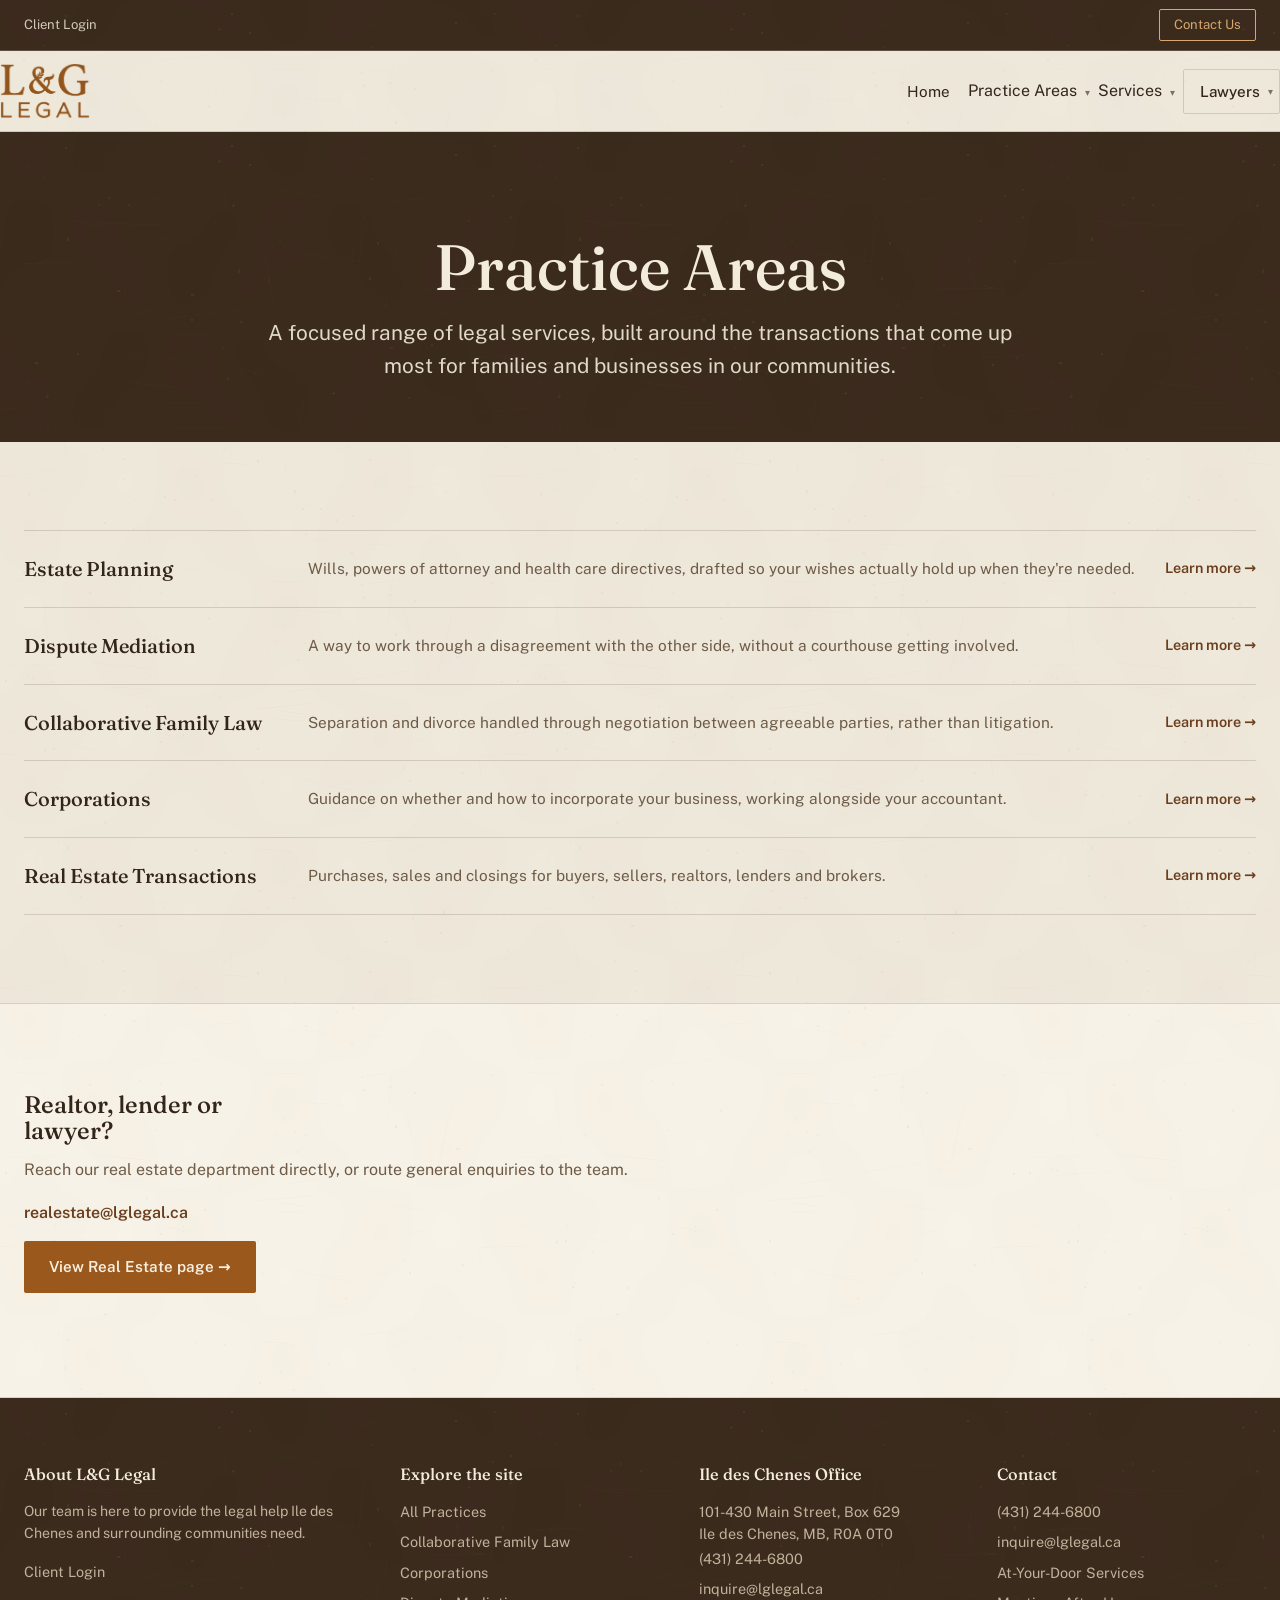
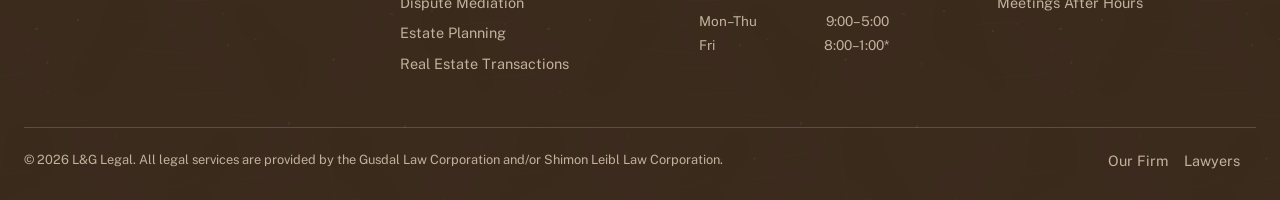
<file: practice-areas.html>
<!DOCTYPE html>
<html lang="en">
<head>
<meta charset="UTF-8">
<meta name="viewport" content="width=device-width, initial-scale=1, viewport-fit=cover">
<meta name="theme-color" content="#3a2a1c">
<meta name="apple-mobile-web-app-capable" content="yes">
<meta name="apple-mobile-web-app-status-bar-style" content="black-translucent">
<meta name="apple-mobile-web-app-title" content="L&G Legal">
<meta name="mobile-web-app-capable" content="yes">
<link rel="manifest" href="manifest.json">
<link rel="apple-touch-icon" href="images/icon-192.png">
<link rel="icon" type="image/png" sizes="192x192" href="images/icon-192.png">
<title>Practice Areas — L&G Legal</title>
<link rel="preconnect" href="https://fonts.googleapis.com">
<link rel="preconnect" href="https://fonts.gstatic.com" crossorigin>
<link href="https://fonts.googleapis.com/css2?family=Fraunces:ital,opsz,wght@0,9..144,400;0,9..144,500;0,9..144,600;1,9..144,500&family=Playfair+Display:ital,wght@0,400;0,500;0,600;0,700;1,400;1,500;1,600;1,700&family=Public+Sans:wght@400;500;600;700&display=swap" rel="stylesheet">
<link rel="stylesheet" href="css/styles.css">
</head>
<body>

<header class="site">
  <div class="topbar">
    <div class="wrap">
      <div class="topbar-left">
        <a href="https://client.cosmolex.com" target="_blank" rel="noopener">Client Login</a>
      </div>
      <div class="topbar-right">
        <a class="btn-contact-sm" href="contact.html">Contact Us</a>
      </div>
    </div>
  </div>
  <div class="wrap navbar">
    <a class="logo" href="index.html"><img src="images/logo.png" alt="L&G Legal"></a>
    <button class="menu-toggle" id="menuToggle" aria-expanded="false" aria-controls="mainNav">Menu</button>
    <nav class="main" id="mainNav">
      <a href="index.html">Home</a>
      <div class="has-drop" id="paDrop">
        <a href="practice-areas.html">Practice Areas <span class="caret">▾</span></a>
        <div class="dropdown">
          <a href="estate-planning.html">Estate Planning</a>
          <a href="dispute-mediation.html">Dispute Mediation</a>
          <a href="collaborative-family-law.html">Collaborative Family Law</a>
          <a href="corporations.html">Corporations</a>
          <a href="real-estate-transactions.html">Real Estate Transactions</a>
        </div>
      </div>
      <div class="has-drop" id="servicesDrop">
        <a href="#">Services <span class="caret">▾</span></a>
        <div class="dropdown">
          <a href="at-your-door.html">At-Your-Door Services</a>
          <a href="after-hours.html">Meetings After Hours</a>
        </div>
      </div>
      <div class="has-drop" id="firmDrop">
        <a href="lawyers.html" class="nav-btn">Lawyers <span class="caret">▾</span></a>
        <div class="dropdown">
          <a href="lawyers.html">Lawyers</a>
        </div>
      </div>
    </nav>
  </div>
</header>

<main>
  <section class="page-header">
    <div class="wrap">
      <h1>Practice Areas</h1>
      <p>A focused range of legal services, built around the transactions that come up most for families and businesses in our communities.</p>
    </div>
  </section>

  <section class="practice-areas" id="practice-areas">
    <div class="wrap">
      <div class="ledger">
        <div class="ledger-row" id="estate-planning">
          <h3>Estate Planning</h3>
          <p>Wills, powers of attorney and health care directives, drafted so your wishes actually hold up when they're needed.</p>
          <a class="ask" href="estate-planning.html">Learn more →</a>
        </div>
        <div class="ledger-row" id="dispute-mediation">
          <h3>Dispute Mediation</h3>
          <p>A way to work through a disagreement with the other side, without a courthouse getting involved.</p>
          <a class="ask" href="dispute-mediation.html">Learn more →</a>
        </div>
        <div class="ledger-row" id="collaborative-family-law">
          <h3>Collaborative Family Law</h3>
          <p>Separation and divorce handled through negotiation between agreeable parties, rather than litigation.</p>
          <a class="ask" href="collaborative-family-law.html">Learn more →</a>
        </div>
        <div class="ledger-row" id="corporations">
          <h3>Corporations</h3>
          <p>Guidance on whether and how to incorporate your business, working alongside your accountant.</p>
          <a class="ask" href="corporations.html">Learn more →</a>
        </div>
        <div class="ledger-row" id="real-estate-transactions">
          <h3>Real Estate Transactions</h3>
          <p>Purchases, sales and closings for buyers, sellers, realtors, lenders and brokers.</p>
          <a class="ask" href="real-estate-transactions.html">Learn more →</a>
        </div>
      </div>
    </div>
  </section>

  <section class="re-callout">
    <div class="wrap">
      <div class="re-intro">
        <h2>Realtor, lender or lawyer?</h2>
        <p>Reach our real estate department directly, or route general enquiries to the team.</p>
        <p style="margin-top:18px;"><a href="mailto:realestate@lglegal.ca">realestate@lglegal.ca</a></p>
        <p style="margin-top:12px;"><a class="btn btn-primary" href="real-estate-transactions.html">View Real Estate page →</a></p>
      </div>
    </div>
  </section>
</main>

<footer>
  <div class="wrap">
    <div class="footer-grid">
      <div>
        <h5>About L&G Legal</h5>
        <p>Our team is here to provide the legal help Ile des Chenes and surrounding communities need.</p>
        <a href="https://client.cosmolex.com" target="_blank" rel="noopener">Client Login</a>
      </div>
      <div>
        <h5>Explore the site</h5>
        <a href="practice-areas.html">All Practices</a>
        <a href="collaborative-family-law.html">Collaborative Family Law</a>
        <a href="corporations.html">Corporations</a>
        <a href="dispute-mediation.html">Dispute Mediation</a>
        <a href="estate-planning.html">Estate Planning</a>
        <a href="real-estate-transactions.html">Real Estate Transactions</a>
      </div>
      <div>
        <h5>Ile des Chenes Office</h5>
        <a href="contact.html#ile-des-chenes" style="margin-bottom:2px;">101-430 Main Street, Box 629<br>Ile des Chenes, MB, R0A 0T0</a>
        <a href="tel:+14312446800">(431) 244-6800</a>
        <a href="mailto:inquire@lglegal.ca">inquire@lglegal.ca</a>
        <div class="foot-hours">
          <div><span>Mon–Thu</span><span>9:00–5:00</span></div>
          <div><span>Fri</span><span>8:00–1:00*</span></div>
        </div>
      </div>
      <div>
        <h5>Contact</h5>
        <a href="tel:+14312446800">(431) 244-6800</a>
        <a href="mailto:inquire@lglegal.ca">inquire@lglegal.ca</a>
        <a href="at-your-door.html">At-Your-Door Services</a>
        <a href="after-hours.html">Meetings After Hours</a>
      </div>
    </div>
    <div class="bottom-bar">
      <span id="copyLine">© 2026 L&G Legal. All legal services are provided by the Gusdal Law Corporation and/or Shimon Leibl Law Corporation.</span>
      <span><a href="lawyers.html" style="display:inline;">Our Firm</a><a href="lawyers.html" style="display:inline;">Lawyers</a></span>
    </div>
</div>
</footer>

<script src="js/main.js"></script>
</body>
</html>
</file>
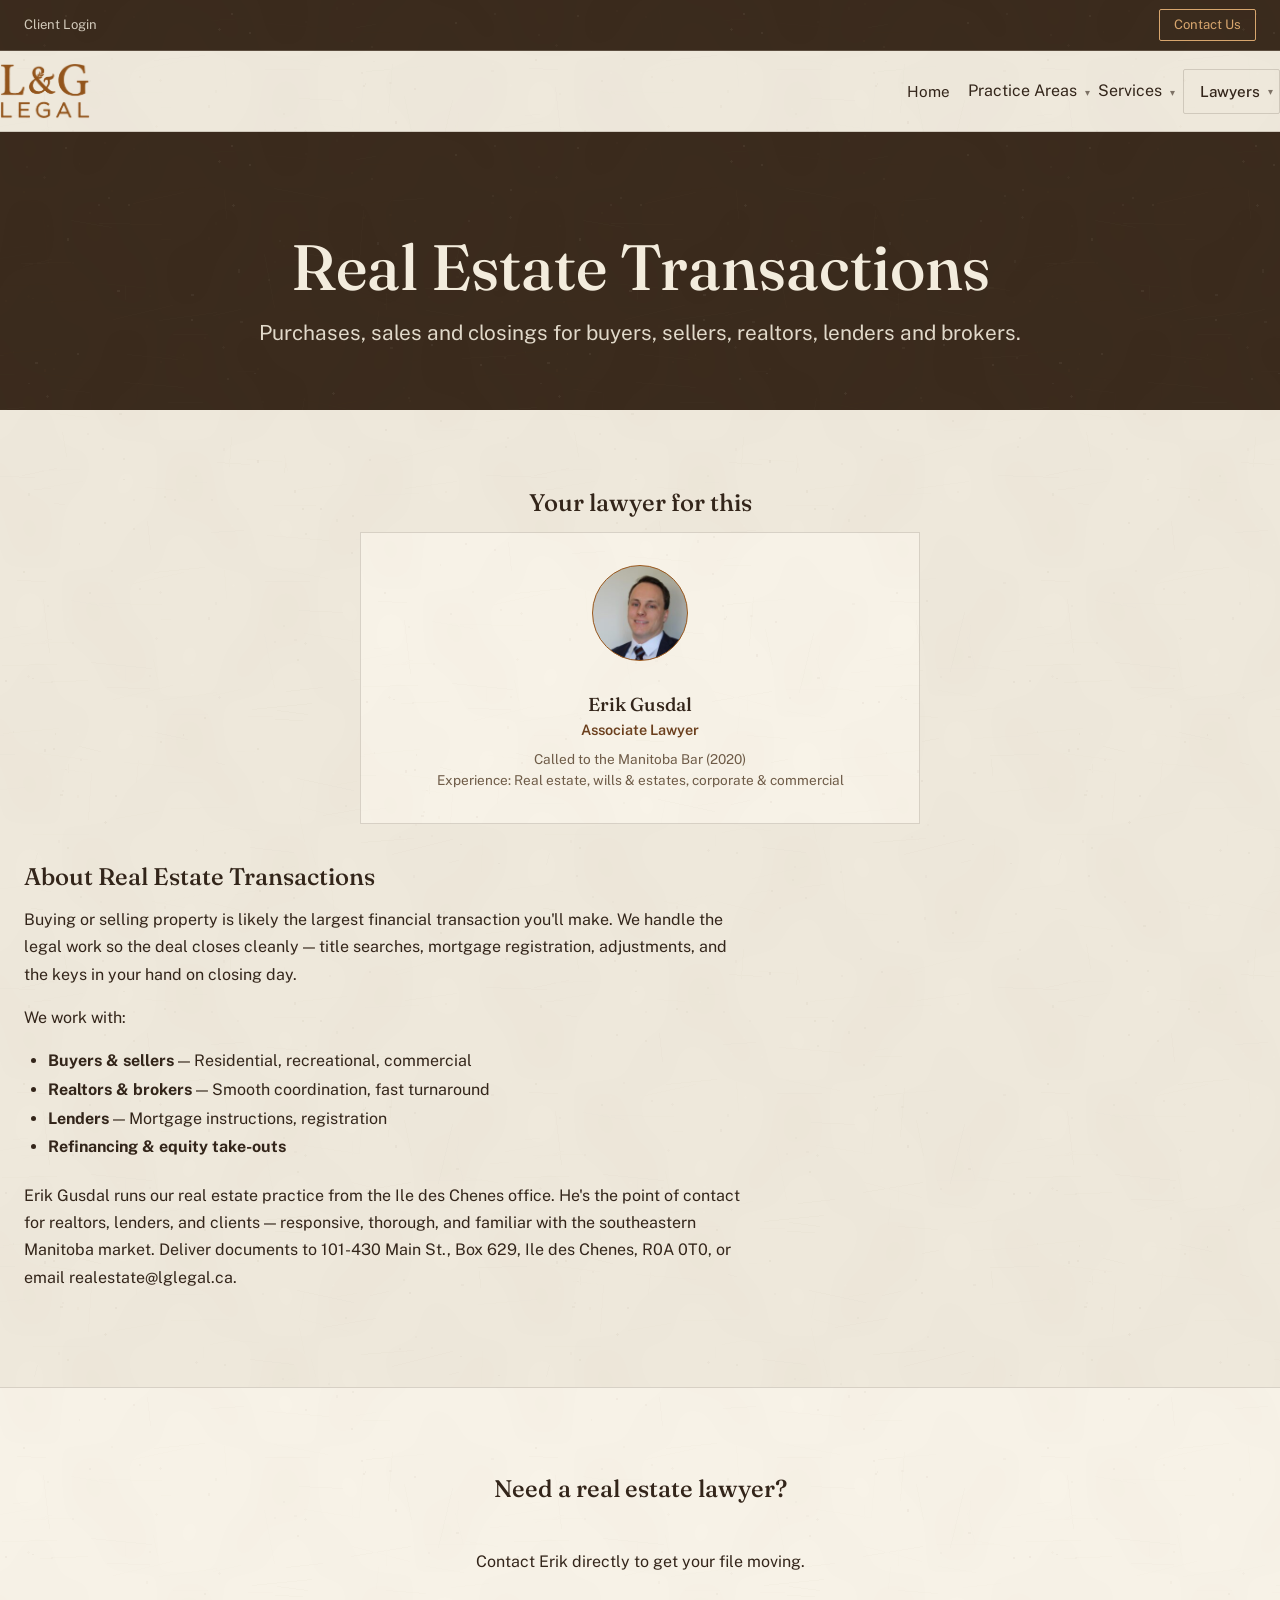
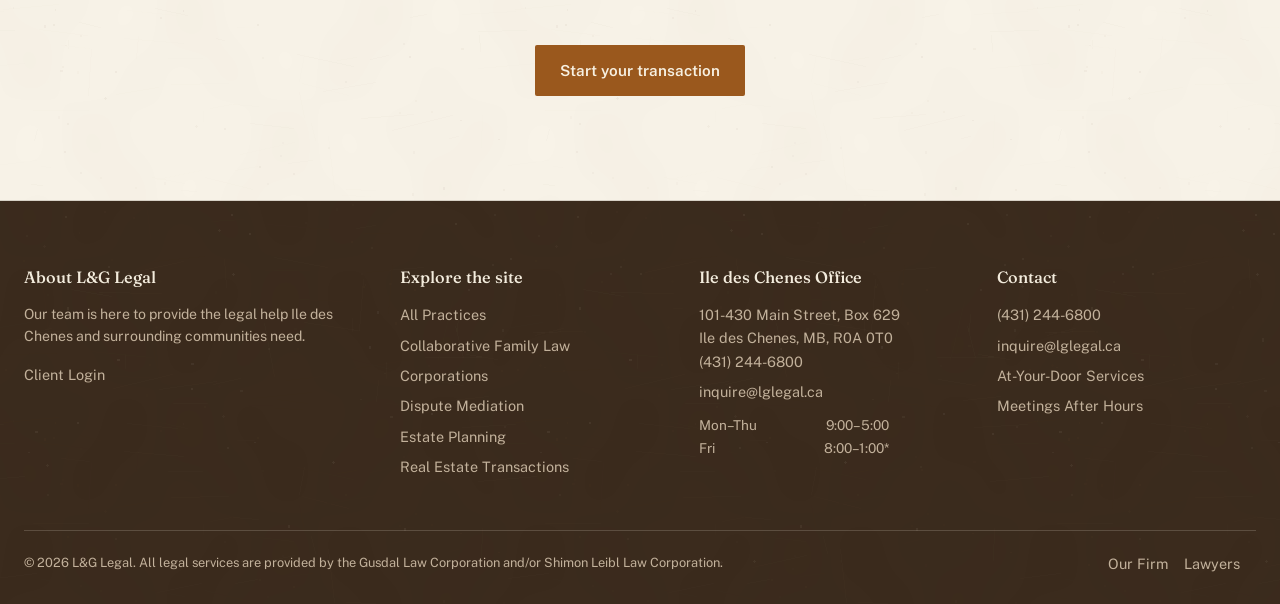
<file: real-estate-transactions.html>
<!DOCTYPE html>
<html lang="en">
<head>
<meta charset="UTF-8">
<meta name="viewport" content="width=device-width, initial-scale=1, viewport-fit=cover">
<meta name="theme-color" content="#3a2a1c">
<meta name="apple-mobile-web-app-capable" content="yes">
<meta name="apple-mobile-web-app-status-bar-style" content="black-translucent">
<meta name="apple-mobile-web-app-title" content="L&G Legal">
<meta name="mobile-web-app-capable" content="yes">
<link rel="manifest" href="manifest.json">
<link rel="apple-touch-icon" href="images/icon-192.png">
<link rel="icon" type="image/png" sizes="192x192" href="images/icon-192.png">
<title>Real Estate Transactions — L&G Legal</title>
<link rel="preconnect" href="https://fonts.googleapis.com">
<link rel="preconnect" href="https://fonts.gstatic.com" crossorigin>
<link href="https://fonts.googleapis.com/css2?family=Fraunces:ital,opsz,wght@0,9..144,400;0,9..144,500;0,9..144,600;1,9..144,500&family=Playfair+Display:ital,wght@0,400;0,500;0,600;0,700;1,400;1,500;1,600;1,700&family=Public+Sans:wght@400;500;600;700&display=swap" rel="stylesheet">
<link rel="stylesheet" href="css/styles.css">
</head>
<body>

<header class="site">
  <div class="topbar">
    <div class="wrap">
      <div class="topbar-left">
        <a href="https://client.cosmolex.com" target="_blank" rel="noopener">Client Login</a>
      </div>
      <div class="topbar-right">
        <a class="btn-contact-sm" href="contact.html">Contact Us</a>
      </div>
    </div>
  </div>
  <div class="wrap navbar">
    <a class="logo" href="index.html"><img src="images/logo.png" alt="L&G Legal"></a>
    <button class="menu-toggle" id="menuToggle" aria-expanded="false" aria-controls="mainNav">Menu</button>
    <nav class="main" id="mainNav">
      <a href="index.html">Home</a>
      <div class="has-drop" id="paDrop">
        <a href="practice-areas.html">Practice Areas <span class="caret">▾</span></a>
        <div class="dropdown">
          <a href="estate-planning.html">Estate Planning</a>
          <a href="dispute-mediation.html">Dispute Mediation</a>
          <a href="collaborative-family-law.html">Collaborative Family Law</a>
          <a href="corporations.html">Corporations</a>
          <a href="real-estate-transactions.html">Real Estate Transactions</a>
        </div>
      </div>
      <div class="has-drop" id="servicesDrop">
        <a href="#">Services <span class="caret">▾</span></a>
        <div class="dropdown">
          <a href="at-your-door.html">At-Your-Door Services</a>
          <a href="after-hours.html">Meetings After Hours</a>
        </div>
      </div>
      <div class="has-drop" id="firmDrop">
        <a href="lawyers.html" class="nav-btn">Lawyers <span class="caret">▾</span></a>
        <div class="dropdown">
          <a href="lawyers.html">Lawyers</a>
        </div>
      </div>
    </nav>
  </div>
</header>

<main>
  <section class="page-header">
    <div class="wrap">
      <h1>Real Estate Transactions</h1>
      <p>Purchases, sales and closings for buyers, sellers, realtors, lenders and brokers.</p>
    </div>
  </section>

  <section class="services-content">
    <div class="wrap">
      <div style="display:grid; grid-template-columns: 1fr; gap:40px;">
        <div>
          <h2 style="margin-bottom:16px; text-align:center;">Your lawyer for this</h2>
          <div class="lawyer-card">
            <div class="avatar" style="background-image:url('images/erik.jpg');"></div>
            <div class="lawyer-card-content">
              <h3 style="margin:0 0 4px;">Erik Gusdal</h3>
              <p style="margin:0; color:var(--accent-2); font-size:.9rem; font-weight:600;">Associate Lawyer</p>
              <p style="margin:8px 0 0; font-size:.85rem; color:var(--text-muted);">Called to the Manitoba Bar (2020)<br>Experience: Real estate, wills & estates, corporate & commercial</p>
            </div>
          </div>
        </div>
        <div>
          <h2>About Real Estate Transactions</h2>
          <p style="margin-top:12px; line-height:1.7;">Buying or selling property is likely the largest financial transaction you'll make. We handle the legal work so the deal closes cleanly — title searches, mortgage registration, adjustments, and the keys in your hand on closing day.</p>
          <p style="margin-top:16px; line-height:1.7;">We work with:</p>
          <ul style="margin-top:12px; padding-left:24px; line-height:1.8;">
            <li><strong>Buyers & sellers</strong> — Residential, recreational, commercial</li>
            <li><strong>Realtors & brokers</strong> — Smooth coordination, fast turnaround</li>
            <li><strong>Lenders</strong> — Mortgage instructions, registration</li>
            <li><strong>Refinancing & equity take-outs</strong></li>
          </ul>
          <p style="margin-top:20px; line-height:1.7;">Erik Gusdal runs our real estate practice from the Ile des Chenes office. He's the point of contact for realtors, lenders, and clients — responsive, thorough, and familiar with the southeastern Manitoba market. Deliver documents to 101-430 Main St., Box 629, Ile des Chenes, R0A 0T0, or email realestate@lglegal.ca.</p>
        </div>
      </div>
    </div>
  </section>

  <section class="re-callout">
    <div class="wrap" style="text-align:center;">
      <h2>Need a real estate lawyer?</h2>
      <p style="margin-top:12px; max-width:600px; margin-left:auto; margin-right:auto;">Contact Erik directly to get your file moving.</p>
      <p style="margin-top:18px;"><a class="btn btn-primary" href="contact.html">Start your transaction</a></p>
    </div>
  </section>
</main>

<footer>
  <div class="wrap">
    <div class="footer-grid">
      <div>
        <h5>About L&G Legal</h5>
        <p>Our team is here to provide the legal help Ile des Chenes and surrounding communities need.</p>
        <a href="https://client.cosmolex.com" target="_blank" rel="noopener">Client Login</a>
      </div>
      <div>
        <h5>Explore the site</h5>
        <a href="practice-areas.html">All Practices</a>
        <a href="collaborative-family-law.html">Collaborative Family Law</a>
        <a href="corporations.html">Corporations</a>
        <a href="dispute-mediation.html">Dispute Mediation</a>
        <a href="estate-planning.html">Estate Planning</a>
        <a href="real-estate-transactions.html">Real Estate Transactions</a>
      </div>
      <div>
        <h5>Ile des Chenes Office</h5>
        <a href="contact.html#ile-des-chenes" style="margin-bottom:2px;">101-430 Main Street, Box 629<br>Ile des Chenes, MB, R0A 0T0</a>
        <a href="tel:+14312446800">(431) 244-6800</a>
        <a href="mailto:inquire@lglegal.ca">inquire@lglegal.ca</a>
        <div class="foot-hours">
          <div><span>Mon–Thu</span><span>9:00–5:00</span></div>
          <div><span>Fri</span><span>8:00–1:00*</span></div>
        </div>
      </div>
      <div>
        <h5>Contact</h5>
        <a href="tel:+14312446800">(431) 244-6800</a>
        <a href="mailto:inquire@lglegal.ca">inquire@lglegal.ca</a>
        <a href="at-your-door.html">At-Your-Door Services</a>
        <a href="after-hours.html">Meetings After Hours</a>
      </div>
    </div>
    <div class="bottom-bar">
      <span id="copyLine">© 2026 L&G Legal. All legal services are provided by the Gusdal Law Corporation and/or Shimon Leibl Law Corporation.</span>
      <span><a href="lawyers.html" style="display:inline;">Our Firm</a><a href="lawyers.html" style="display:inline;">Lawyers</a></span>
    </div>
</div>
</footer>

<script src="js/main.js"></script>
</body>
</html>
</file>
<file: css/styles.css>
:root{
    --bg:#efe9dc; --bg-panel:#f8f3e8; --bg-alt:#3a2a1c; --bg-alt-2:#4a3725;
    --text:#33251a; --text-alt:#f3ecdd; --text-muted:#6e5b47; --text-muted-alt:#c2b19b;
    --accent:#9a581d; --accent-light:#d8a66e; --accent-2:#6b3f1d;
    --border:rgba(51,37,26,.16); --border-alt:rgba(243,236,221,.18);
    --shadow: 0 1px 2px rgba(51,37,26,.06);
    --grain:url('../images/paper-grain.png');
    padding-top:env(safe-area-inset-top,0px); padding-bottom:env(safe-area-inset-bottom,0px);
}
*{box-sizing:border-box;}
html{scroll-behavior:smooth; scroll-padding-top:calc(124px + env(safe-area-inset-top,0px));}
body{margin:0; background-color:var(--bg); background-image:var(--grain); color:var(--text); font-family:'Public Sans',system-ui,sans-serif; line-height:1.55; -webkit-font-smoothing:antialiased;}
h1,h2,h3{font-family:'Fraunces',Georgia,serif; font-weight:500; line-height:1.08; margin:0;}
a{color:inherit; text-decoration:none;}
img,svg{max-width:100%;}
.wrap{max-width:1120px; margin:0 auto; padding:0 24px;}
section{padding:88px 0;}
@media(max-width:720px){ section{padding:56px 0;} }

/* header */
header.site{position:sticky; top:0; z-index:40; background-color:var(--bg); background-image:var(--grain); color:var(--text); border-bottom:1px solid var(--border);}
.topbar{background-color:var(--bg-alt); background-image:var(--grain); color:var(--text-alt); border-bottom:1px solid var(--border-alt); font-size:.82rem;}
.topbar .wrap{display:flex; align-items:center; justify-content:space-between; gap:16px; padding-top:9px; padding-bottom:9px; padding-top:calc(9px + env(safe-area-inset-top,0px));}
.topbar-left{display:flex; gap:18px; flex-wrap:wrap;}
.topbar-left a{opacity:.82; text-decoration:none;}
.topbar-left a:hover{opacity:1; color:var(--accent-light);}
.serving{display:flex; align-items:center; gap:8px; opacity:.8;}
.pill{border:1px solid var(--border-alt); border-radius:20px; padding:3px 11px; text-decoration:none; opacity:.85;}
.pill:hover{border-color:var(--accent-light); color:var(--accent-light); opacity:1;}
.topbar-right{display:flex; align-items:center; gap:14px;}
.topbar-right a{text-decoration:none;}
.btn-contact-sm{border:1px solid var(--accent-light); color:var(--accent-light); padding:5px 14px; border-radius:2px;}
.btn-contact-sm:hover{background:var(--accent-light); color:var(--bg-alt);}
.navbar{display:flex; align-items:center; justify-content:space-between; padding:12px 0;}
.logo{display:flex; align-items:center; text-decoration:none;}
.logo img{display:block; height:56px; width:auto;}
nav.main{display:flex; gap:2px; align-items:center;}
nav.main > a{position:relative; padding:10px 16px; text-decoration:none; font-size:.95rem; color:var(--text);}
nav.main > .has-drop{display:flex; align-items:center;}
nav.main > .has-drop > a{padding-right:6px;}
nav.main > .has-drop:hover .dropdown, nav.main > .has-drop:focus-within .dropdown{display:block;}
.dropdown{display:none; position:absolute; top:100%; left:0; background-color:var(--bg-panel); background-image:var(--grain); border:1px solid var(--border); min-width:230px; padding:6px 0; box-shadow:0 14px 30px rgba(51,37,26,.14);}
.dropdown a{display:block; padding:9px 18px; font-size:.9rem; text-decoration:none; color:var(--text); opacity:.9;}
.dropdown a:hover{opacity:1; color:var(--accent); background:rgba(147,85,28,.07);}
.has-drop{position:relative;}
.caret{font-size:.62rem; margin-left:4px; opacity:.6;}
.nav-btn{display:inline-flex; align-items:center; gap:4px; padding:10px 16px; font-size:.95rem; font-weight:500; color:var(--text); background:transparent; border:1px solid var(--border); border-radius:2px; text-decoration:none; transition:background .2s, border-color .2s, color .2s;}
.nav-btn:hover{background:rgba(147,85,28,.07); border-color:var(--accent); color:var(--accent);}
.menu-toggle{display:none; background:none; border:1px solid var(--border); color:var(--text); padding:8px 10px; border-radius:2px;}
@media(max-width:900px){
    nav.main{display:none; position:absolute; left:0; right:0; top:100%; background-color:var(--bg); background-image:var(--grain); flex-direction:column; align-items:stretch; border-bottom:1px solid var(--border); padding:6px 0; box-shadow:0 16px 28px rgba(51,37,26,.12);}
    nav.main.open{display:flex;}
    nav.main > a, nav.main > .has-drop > a, nav.main > .has-drop > .nav-btn{padding:12px 24px; display:flex; align-items:center; justify-content:space-between;}
    .dropdown{position:static; display:block; border:none; background-color:rgba(147,85,28,.04); background-image:none; box-shadow:none;}
    .has-drop:hover .dropdown, .has-drop .dropdown{display:none;}
    .has-drop.open .dropdown{display:block;}
    .menu-toggle{display:block;}
    .topbar-left{display:flex;}
}

/* hero slider */
.hero{padding:0; overflow:hidden;}
.hero-slider{position:relative; width:100%; height:100vh; min-height:600px;}
.slides{display:flex; width:100%; height:100%; transition:transform .6s cubic-bezier(.25,.46,.45,.94);}
.slide{position:relative; flex:0 0 100%; width:100%; height:100%;}
.slide-bg{position:absolute; inset:0; z-index:0; background-color:var(--bg-alt);}
.slide-bg img{width:100%; height:100%; object-fit:cover;}
.slide-bg::after{content:""; position:absolute; inset:0; background:linear-gradient(135deg, rgba(45,31,19,.88) 0%, rgba(45,31,19,.64) 50%, rgba(45,31,19,.42) 100%);}
.slide-content{position:relative; z-index:1; display:flex; flex-direction:column; justify-content:center; align-items:flex-start; height:100%; padding:0 5vw; max-width:1120px; margin:0 auto; color:var(--text-alt); text-align:left;}
.slide-content h1{font-size:clamp(2.2rem,5vw,4rem); max-width:14ch; line-height:1.1; margin:0 0 1.5rem; font-weight:500; animation:slideUp .8s ease forwards; opacity:0; transform:translateY(30px);}
.slide-content p{font-size:clamp(1rem,2vw,1.25rem); max-width:55ch; line-height:1.7; margin:0 0 2.5rem; opacity:.9; animation:slideUp .8s .15s ease forwards; opacity:0; transform:translateY(30px);}
.slide-content .btn{animation:slideUp .8s .3s ease forwards; opacity:0; transform:translateY(30px);}
@keyframes slideUp{to{opacity:1; transform:none;}}
.slide:not(.active) .slide-content h1,
.slide:not(.active) .slide-content p,
.slide:not(.active) .slide-content .btn{animation:none; opacity:0; transform:translateY(30px);}
.slide.active .slide-content h1,
.slide.active .slide-content p,
.slide.active .slide-content .btn{animation:slideUp .8s ease forwards;}
.slide.active .slide-content p{animation-delay:.15s;}
.slide.active .slide-content .btn{animation-delay:.3s;}
@media (prefers-reduced-motion:reduce){
    .slide-content h1,.slide-content p,.slide-content .btn{animation:none; opacity:1; transform:none;}
}
.slider-nav{position:absolute; top:50%; transform:translateY(-50%); z-index:10; width:56px; height:56px; border-radius:50%; background:rgba(255,255,255,.1); border:1px solid rgba(255,255,255,.2); color:var(--text-alt); font-size:1.8rem; cursor:pointer; display:flex; align-items:center; justify-content:center; transition:background .2s, border-color .2s;}
.slider-nav:hover{background:var(--accent-light); border-color:var(--accent-light); color:var(--bg-alt);}
.slider-nav.prev{left:40px;}
.slider-nav.next{right:40px;}
@media(max-width:720px){
    .slider-nav{width:44px; height:44px; font-size:1.4rem;}
    .slider-nav.prev{left:16px;}
    .slider-nav.next{right:16px;}
}
.slider-dots{position:absolute; bottom:40px; left:50%; transform:translateX(-50%); display:flex; gap:10px; z-index:10;}
.slider-dots button{width:12px; height:12px; border-radius:50%; border:none; background:rgba(255,255,255,.4); cursor:pointer; transition:background .2s, transform .2s;}
.slider-dots button.active{background:var(--accent-light); transform:scale(1.2);}
.slider-dots button:hover{background:var(--accent-light);}
@media(max-width:720px){ .slider-dots{bottom:24px;} }

/* about */
.about{background-color:var(--bg-alt); background-image:var(--grain); color:var(--text-alt);}
.about .wrap{display:grid; grid-template-columns:1fr; gap:64px; max-width:820px; margin:0 auto;}
@media(max-width:860px){ .about .wrap{grid-template-columns:1fr; gap:40px;} }
.about h2{font-size:clamp(1.6rem,3vw,2.2rem); margin-bottom:20px;}
.about p{color:var(--text-muted-alt); max-width:56ch; margin:0 0 16px;}
.about p:last-of-type{color:var(--text-alt); font-style:italic;}
.stat{border-left:2px solid var(--accent); padding-left:22px;}
.stat .num{font-family:'Fraunces',serif; font-size:3rem; color:var(--accent-light); display:block;}
.stat .label{color:var(--text-muted-alt); font-size:.95rem;}

/* practice areas — ledger rows */
.section-head{max-width:52ch; margin-bottom:44px;}
.section-head h2{font-size:clamp(1.6rem,3vw,2.2rem);}
.section-head p{color:var(--text-muted); margin-top:10px;}
.ledger{border-top:1px solid var(--border);}
.ledger-row{display:grid; grid-template-columns:260px 1fr auto; gap:24px; align-items:center; padding:26px 0; border-bottom:1px solid var(--border);}
@media(max-width:720px){ .ledger-row{grid-template-columns:1fr; gap:8px;} }
.ledger-row h3{font-size:1.25rem; font-weight:500;}
.ledger-row p{margin:0; color:var(--text-muted); font-size:.96rem;}
.ledger-row a.ask{text-decoration:none; color:var(--accent-2); font-size:.9rem; font-weight:600; white-space:nowrap; border-bottom:1px solid transparent;}
.ledger-row a.ask:hover{border-color:var(--accent-2);}

/* real estate callout */
.re-callout{background-color:var(--bg-panel); background-image:var(--grain); border-top:1px solid var(--border); border-bottom:1px solid var(--border);}
.re-callout .wrap{display:grid; grid-template-columns:1fr; gap:36px;}
@media(max-width:860px){ .re-callout .wrap{grid-template-columns:1fr;} }
.re-intro h2{font-size:1.5rem; max-width:16ch;}
.re-intro p{color:var(--text-muted); margin-top:14px;}
.re-intro a{color:var(--accent-2); font-weight:600; text-decoration:none;}
.re-intro .btn-primary{color:#f7f0e1;}
.re-card{border-left:2px solid var(--accent); padding-left:20px;}
.re-card h4{font-family:'Fraunces',serif; font-weight:500; font-size:1.15rem; margin:0 0 8px;}
.re-card a{display:block; text-decoration:none; color:var(--text); margin-bottom:4px;}
.re-card a:hover{color:var(--accent-2);}
.re-card .addr{color:var(--text-muted); font-size:.92rem; margin-top:6px;}

/* services pages */
.services-hero{background-color:var(--bg-alt); background-image:var(--grain); color:var(--text-alt); padding:120px 0 80px; text-align:center;}
.services-hero h1{font-size:clamp(2.5rem,5vw,4rem); margin-bottom:1rem;}
.services-hero p{font-size:clamp(1.1rem,2vw,1.3rem); max-width:60ch; margin:0 auto; opacity:.9;}
.services-content{padding:80px 0;}
.services-content h2{margin-bottom:16px;}
.services-content .wrap p, .services-content .wrap li{max-width:72ch;}
.lawyer-card p{max-width:none;}
.services-grid{display:grid; grid-template-columns:repeat(auto-fit, minmax(300px, 1fr)); gap:40px; margin-top:40px;}
.service-card{background-color:var(--bg-panel); background-image:var(--grain); border:1px solid var(--border); padding:40px; border-radius:4px; transition:transform .2s, box-shadow .2s;}
.service-card:hover{transform:translateY(-4px); box-shadow:0 12px 32px rgba(51,37,26,.12);}
.service-card h3{font-family:'Fraunces',serif; font-size:1.5rem; margin-bottom:1rem; color:var(--text);}
.service-card p{color:var(--text-muted); line-height:1.7;}
.service-card .btn{margin-top:20px;}

/* lawyers */
.lawyers-grid{display:grid; grid-template-columns:repeat(2,1fr); gap:44px; margin-top:8px;}
@media(max-width:860px){ .lawyers-grid{grid-template-columns:1fr; gap:40px;} }
.avatar{width:76px; height:76px; border-radius:50%; border:1.5px solid var(--accent); background-size:cover; background-position:center; background-repeat:no-repeat; margin-bottom:18px;}
.lawyer h3{font-size:1.3rem; margin-bottom:4px; font-weight:500;}
.lawyer .role{color:var(--accent-2); font-size:.85rem; font-weight:600; margin-bottom:12px; display:block;}
.lawyer p{color:var(--text-muted); font-size:.96rem; margin:0;}

/* process */
.process{background-color:var(--bg-alt); background-image:var(--grain); color:var(--text-alt);}
.process .section-head p{color:var(--text-muted-alt);}
.steps{display:grid; grid-template-columns:repeat(3,1fr); gap:36px; counter-reset:step;}
@media(max-width:860px){ .steps{grid-template-columns:1fr;} }
.step{border-top:2px solid var(--accent-light); padding-top:18px;}
.step .n{font-family:'Fraunces',serif; color:var(--accent-light); font-size:1.1rem; display:block; margin-bottom:10px;}
.step h3{font-size:1.15rem; font-weight:500; margin-bottom:10px;}
.step p{color:var(--text-muted-alt); font-size:.95rem; margin:0;}

/* contact */
.contact .wrap{display:grid; grid-template-columns:1fr 1fr; gap:60px; align-items:start;}
@media(max-width:900px){ .contact .wrap{grid-template-columns:1fr;} }
.offices{display:grid; gap:26px; margin-top:30px;}
.office{border:1px solid var(--border); padding:22px 24px; background-color:var(--bg-panel); background-image:var(--grain);}
.office h4{font-family:'Fraunces',serif; font-weight:500; font-size:1.15rem; margin-bottom:10px;}
.office .addr, .office .phone, .office a{display:block; color:var(--text-muted); text-decoration:none; font-size:.95rem; margin-bottom:4px;}
.office a:hover{color:var(--accent-2);}
.hours{margin-top:12px; font-size:.88rem; color:var(--text-muted); border-top:1px solid var(--border); padding-top:12px;}
.hours div{display:flex; justify-content:space-between; max-width:220px; padding:2px 0;}
.hours .note{margin-top:8px; font-size:.78rem;}

.form-panel{background-color:var(--bg-panel); background-image:var(--grain); border:1px solid var(--border); padding:32px;}
.form-panel h3{font-size:1.3rem; font-weight:500; margin-bottom:6px;}
.form-panel > p{color:var(--text-muted); font-size:.92rem; margin:0 0 24px;}
.field-row{display:grid; grid-template-columns:1fr 1fr; gap:16px;}
@media(max-width:520px){ .field-row{grid-template-columns:1fr;} }
label{display:block; font-size:.8rem; color:var(--text-muted); margin-bottom:5px;}
.req{color:var(--accent);}
input, textarea{width:100%; border:none; border-bottom:1px solid var(--border); background:transparent; padding:9px 2px; font:inherit; color:var(--text); margin-bottom:20px;}
input:focus, textarea:focus{outline:none; border-bottom-color:var(--accent);}
textarea{resize:vertical; min-height:90px;}
button[type="submit"]{background:var(--accent); color:#f7f0e1; border:none; padding:13px 26px; font-size:.95rem; font-weight:600; cursor:pointer; border-radius:2px;}
button[type="submit"]:hover{background:#7f4514;}
button:focus-visible, a:focus-visible, input:focus-visible, textarea:focus-visible{outline:2px solid var(--accent); outline-offset:2px;}
.thanks{display:none; padding:20px 0;}
.thanks.show{display:block;}
.thanks h3{margin-bottom:8px;}

/* footer */
footer{background-color:var(--bg-alt); background-image:var(--grain); color:var(--text-muted-alt); padding:64px 0 28px; padding-bottom:calc(28px + env(safe-area-inset-bottom,0px));}
.footer-grid{display:grid; grid-template-columns:1.3fr 1fr 1fr 1fr; gap:40px;}
@media(max-width:860px){ .footer-grid{grid-template-columns:1fr 1fr; row-gap:36px;} }
@media(max-width:520px){ .footer-grid{grid-template-columns:1fr;} }
footer h5{color:var(--text-alt); font-family:'Fraunces',serif; font-weight:500; font-size:1.02rem; margin:0 0 14px;}
footer a{display:block; text-decoration:none; color:var(--text-muted-alt); font-size:.9rem; margin-bottom:8px;}
footer a:hover{color:var(--accent-light);}
footer p{font-size:.88rem; margin:0 0 16px;}
.foot-hours{font-size:.85rem; margin-top:10px;}
.foot-hours div{display:flex; justify-content:space-between; max-width:190px; padding:1px 0;}
.bottom-bar{border-top:1px solid var(--border-alt); margin-top:44px; padding-top:22px; font-size:.8rem; display:flex; justify-content:space-between; flex-wrap:wrap; gap:10px;}
.bottom-bar a{display:inline; margin-right:16px;}

/* btn */
.btn{display:inline-block; padding:13px 24px; text-decoration:none; font-size:.95rem; font-weight:600; border-radius:2px; border:1px solid transparent;}
.btn-primary{background:var(--accent); color:#f7f0e1 !important;}
.btn-primary:hover{background:#7f4514;}
.btn-outline{border-color:var(--border); color:var(--text);}
.btn-outline:hover{border-color:var(--accent); color:var(--accent);}

/* page header for subpages */
.page-header{background-color:var(--bg-alt); background-image:var(--grain); color:var(--text-alt); padding:100px 0 60px; text-align:center;}
.page-header h1{font-size:clamp(2.5rem,5vw,4rem); margin-bottom:1rem;}
.page-header p{font-size:clamp(1.1rem,2vw,1.3rem); max-width:60ch; margin:0 auto; opacity:.9;}

/* ==========================================================================
   DEVICE-SPECIFIC OPTIMIZATIONS
   ========================================================================== */

/* Touch-friendly targets (min 44x44px) */
@media (pointer: coarse) {
  a, button, input, select, textarea, .btn, .nav-btn, .slider-nav, .slider-dots button {
    min-height: 44px;
    min-width: 44px;
  }
  .dropdown a { padding: 14px 18px; }
  .nav-btn { padding: 14px 20px; }
  .btn { padding: 16px 28px; }
  .btn-contact-sm { padding: 10px 18px; }
}

/* High-DPI displays */
@media (-webkit-min-device-pixel-ratio: 2), (min-resolution: 192dpi) {
  .hero-bg img, .slide-bg img { image-rendering: -webkit-optimize-contrast; }
}

/* Reduced motion */
@media (prefers-reduced-motion: reduce) {
  *, *::before, *::after {
    animation-duration: 0.01ms !important;
    animation-iteration-count: 1 !important;
    transition-duration: 0.01ms !important;
    scroll-behavior: auto !important;
  }
}

/* Landscape phone */
@media (max-width: 720px) and (orientation: landscape) {
  .hero-slider { min-height: 100vh; height: auto; }
  .slide-content { padding: 20px 5vw; }
  .slide-content h1 { font-size: clamp(1.8rem, 6vw, 2.5rem); }
  .page-header { padding: 60px 0 40px; }
}

/* Small phones */
@media (max-width: 480px) {
  .wrap { padding: 0 16px; }
  .navbar { padding: 10px 16px; }
  .topbar .wrap { gap: 12px; }
  .topbar { font-size: .75rem; }
  .logo img { height: 46px; }
  .nav-btn { padding: 10px 12px; font-size: .85rem; }
  .caret { display: none; }
  .hero-slider { min-height: 100vh; }
  .slide-content { padding: 0 4vw; }
  .slide-content h1 { font-size: clamp(1.6rem, 7vw, 2.2rem); max-width: 100%; }
  .slide-content p { font-size: clamp(.95rem, 3.5vw, 1.1rem); max-width: 100%; }
  .btn { padding: 14px 20px; font-size: .9rem; width: 100%; text-align: center; }
  .section-head { margin-bottom: 24px; }
  .ledger-row { grid-template-columns: 1fr; gap: 12px; padding: 18px 0; }
  .ledger-row h3 { font-size: 1.1rem; }
  .avatar { width: 64px; height: 64px; }
  .services-grid { grid-template-columns: 1fr; }
  .service-card { padding: 24px; }
  .form-panel { padding: 20px; }
  .field-row { grid-template-columns: 1fr; }
  .footer-grid { grid-template-columns: 1fr; gap: 24px; }
  .bottom-bar { flex-direction: column; align-items: center; text-align: center; }
  .image-credits { font-size: .65rem; padding: 8px 16px; }
}

/* Tablet */
@media (min-width: 721px) and (max-width: 1024px) {
  .lawyers-grid { grid-template-columns: repeat(2, 1fr); }
  .steps { grid-template-columns: repeat(2, 1fr); }
  .services-grid { grid-template-columns: repeat(2, 1fr); }
  .footer-grid { grid-template-columns: 1fr 1fr; }
}

/* Desktop large */
@media (min-width: 1200px) {
  .wrap { max-width: 1280px; }
  .lawyers-grid { gap: 60px; }
  .avatar { width: 96px; height: 96px; font-size: 1.8rem; }
}

/* Print styles */
@media print {
  header, .hero, .slider-nav, .slider-dots, .btn, .nav-btn, .menu-toggle, footer { display: none !important; }
  body { background: white; color: black; font-size: 12pt; line-height: 1.5; }
  .wrap { max-width: 100%; padding: 0; }
  section { padding: 0; }
  a { color: black; text-decoration: underline; }
  .page-header { background: white; color: black; padding: 2rem 0; }
  .page-header h1 { font-size: 2rem; }
  .ledger-row { border-bottom: 1px solid #ccc; page-break-inside: avoid; }
  .lawyer { page-break-inside: avoid; }
  .service-card { border: 1px solid #ccc; page-break-inside: avoid; }
}

/* Form improvements for mobile */
input[type="tel"] { -webkit-appearance: none; }
input[type="email"] { -webkit-appearance: none; }
input, textarea { -webkit-appearance: none; border-radius: 0; }
select { -webkit-appearance: none; background-image: url("data:image/svg+xml,%3Csvg xmlns='http://www.w3.org/2000/svg' viewBox='0 0 24 24' fill='%2333251a'%3E%3Cpath d='M7 10l5 5 5-5z'/%3E%3C/svg%3E"); background-repeat: no-repeat; background-position: right 12px center; background-size: 20px; padding-right: 40px; }

/* Practice area lawyer cards - responsive */
.lawyer-card{display:flex; flex-direction:column; align-items:center; text-align:center; gap:16px; padding:32px 24px; max-width:560px; margin:0 auto; background-color:var(--bg-panel); background-image:var(--grain); border:1px solid var(--border);}
.lawyer-card .avatar{width:96px; height:96px; flex-shrink:0;}
.lawyer-card-content{width:100%;}

/* Slider touch improvements */
.slides { touch-action: pan-y; }
.slide { touch-action: pan-y; }

/* iOS viewport fix */
@supports (height: 100dvh) {
  .hero-slider { height: 100dvh; min-height: 100dvh; }
}

/* Focus visible for keyboard navigation */
:focus-visible { outline: 2px solid var(--accent); outline-offset: 2px; }



/* Image optimization */
img { height: auto; max-width: 100%; }
.slide-bg img { width: 100%; height: 100%; object-fit: cover; }

/* Better text rendering */
html { -webkit-font-smoothing: antialiased; -moz-osx-font-smoothing: grayscale; text-rendering: optimizeLegibility; }

/* Prevent zoom on input focus (iOS) */
@media screen and (max-width: 720px) {
  input, select, textarea { font-size: 16px !important; }
}
</file>
